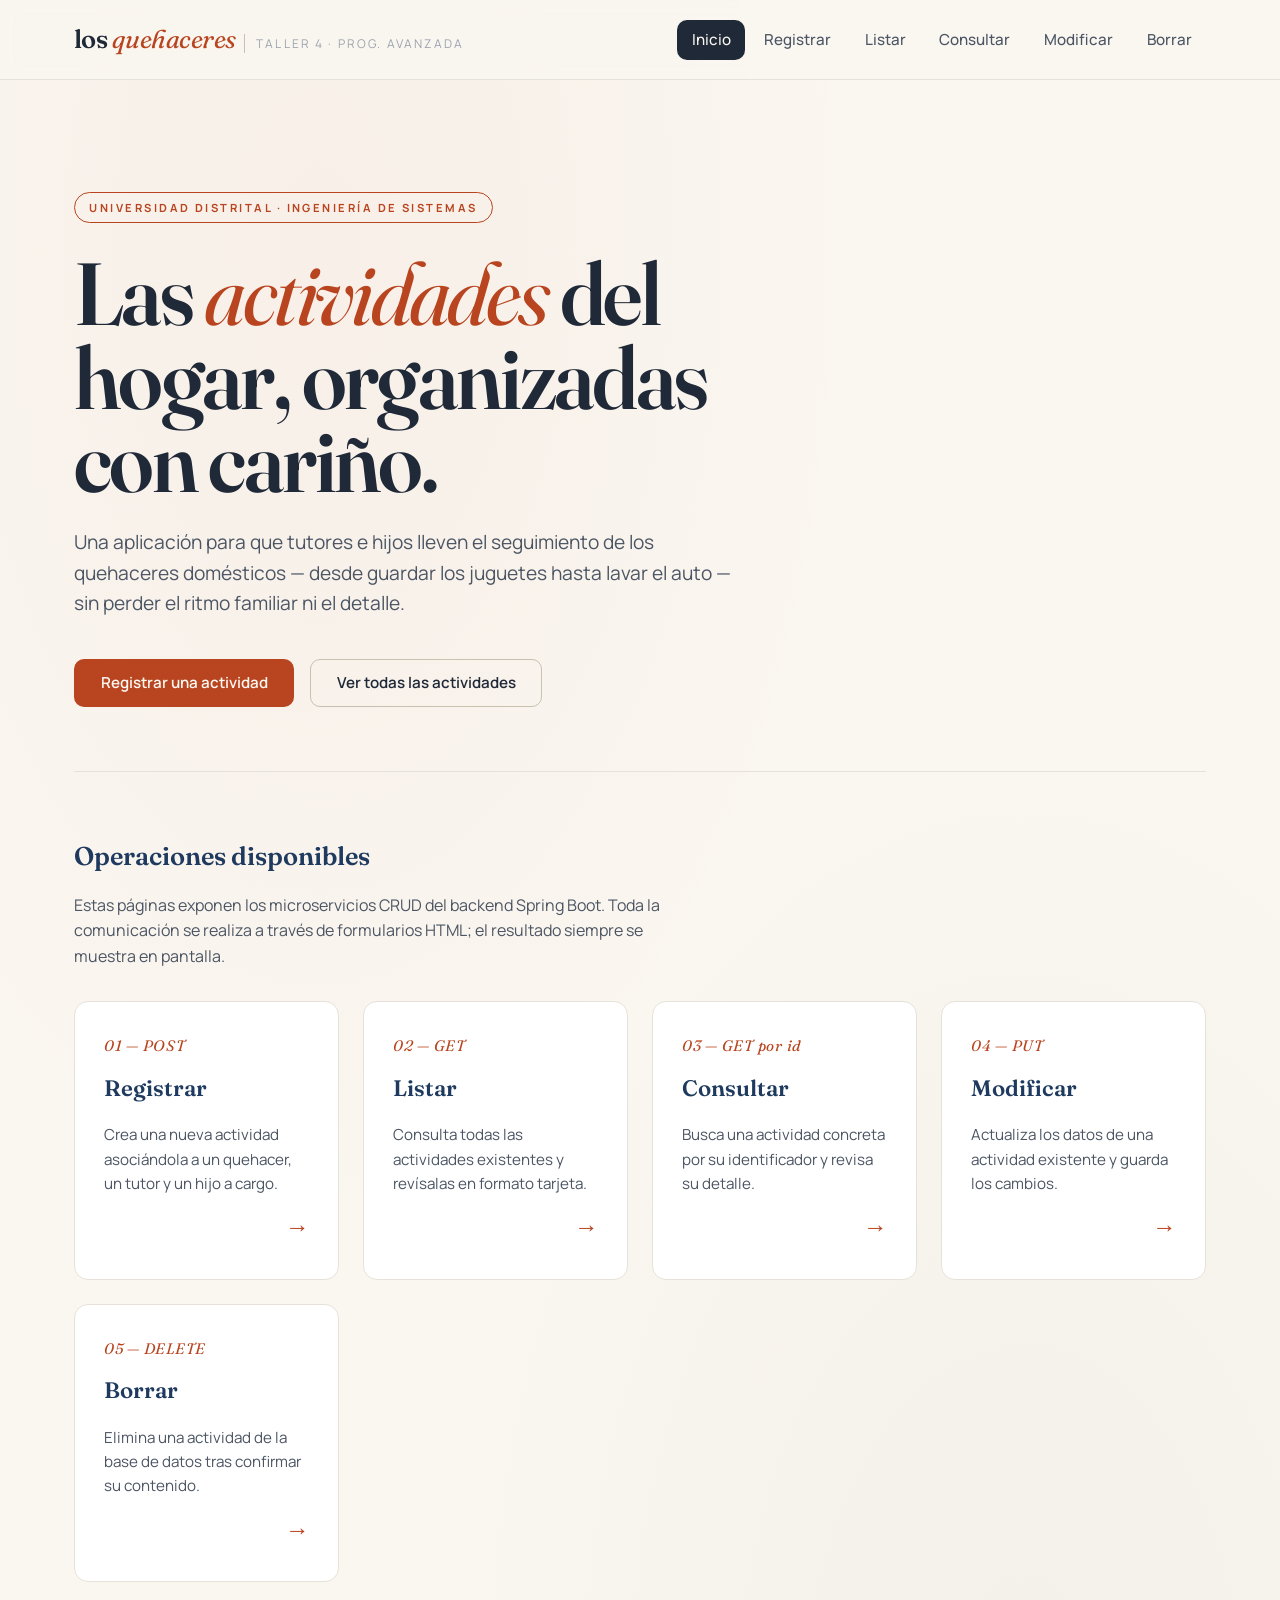
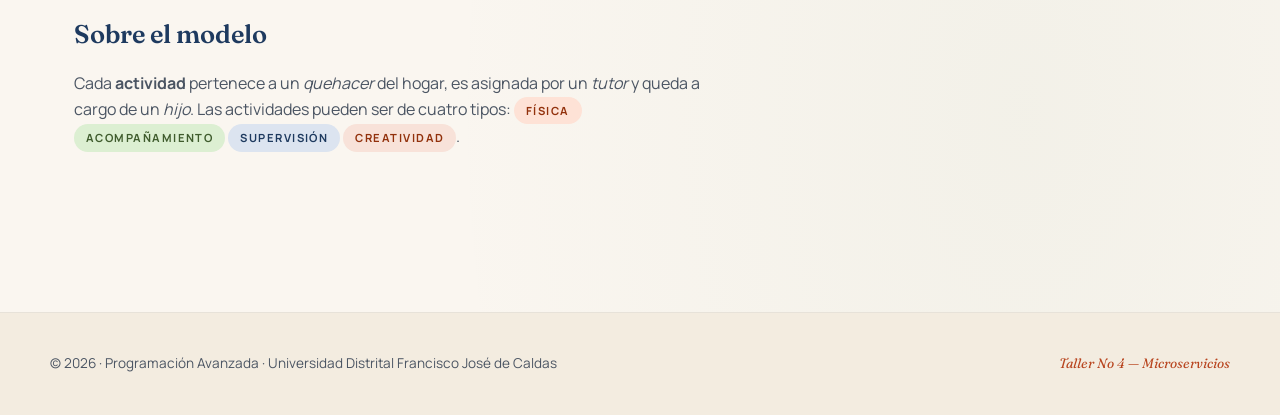
<file: index.html>
<!DOCTYPE html>
<html lang="es">
<head>
    <meta charset="UTF-8">
    <meta name="viewport" content="width=device-width, initial-scale=1.0">
    <meta name="description" content="Gestor de actividades del hogar — Taller 4 Programación Avanzada, Universidad Distrital Francisco José de Caldas">
    <title>Actividades del Hogar · Inicio</title>

    <link rel="preconnect" href="https://fonts.googleapis.com">
    <link rel="preconnect" href="https://fonts.gstatic.com" crossorigin>
    <link href="https://fonts.googleapis.com/css2?family=Fraunces:opsz,wght@9..144,400;9..144,500;9..144,600;9..144,700&family=Manrope:wght@400;500;600;700&display=swap" rel="stylesheet">

    <link rel="stylesheet" href="css/styles.css">
</head>
<body>

<a href="#contenido" class="skip-link">Saltar al contenido principal</a>

<header class="cabecera">
    <div class="cabecera-interior">
        <a href="index.html" class="marca" aria-label="Inicio · Actividades del Hogar">
            <span class="logotipo">los <em>quehaceres</em></span>
            <span class="subtitulo">Taller 4 · Prog. Avanzada</span>
        </a>
        <nav class="nav" aria-label="Navegación principal">
            <a href="index.html" class="activo">Inicio</a>
            <a href="registrar.html">Registrar</a>
            <a href="listar.html">Listar</a>
            <a href="consultar.html">Consultar</a>
            <a href="modificar.html">Modificar</a>
            <a href="borrar.html">Borrar</a>
        </nav>
    </div>
</header>

<main id="contenido">

    <section class="hero">
        <span class="etiqueta">Universidad Distrital · Ingeniería de Sistemas</span>
        <h1>Las <em>actividades</em> del hogar, organizadas con cariño.</h1>
        <p class="descripcion">
            Una aplicación para que tutores e hijos lleven el seguimiento de los
            quehaceres domésticos &mdash; desde guardar los juguetes hasta lavar el
            auto &mdash; sin perder el ritmo familiar ni el detalle.
        </p>
        <div class="hero-acciones">
            <a href="registrar.html" class="btn btn-terracota">Registrar una actividad</a>
            <a href="listar.html" class="btn btn-secundario">Ver todas las actividades</a>
        </div>
    </section>

    <section aria-labelledby="titulo-operaciones">
        <h2 id="titulo-operaciones">Operaciones disponibles</h2>
        <p style="color:var(--tinta-suave);max-width:60ch;margin-bottom:1rem;">
            Estas páginas exponen los microservicios CRUD del backend Spring Boot.
            Toda la comunicación se realiza a través de formularios HTML; el
            resultado siempre se muestra en pantalla.
        </p>

        <div class="opciones">
            <a href="registrar.html" class="tarjeta-opcion">
                <span class="numero">01 — POST</span>
                <h3>Registrar</h3>
                <p>Crea una nueva actividad asociándola a un quehacer, un tutor y un hijo a cargo.</p>
                <span class="flecha" aria-hidden="true">→</span>
            </a>

            <a href="listar.html" class="tarjeta-opcion">
                <span class="numero">02 — GET</span>
                <h3>Listar</h3>
                <p>Consulta todas las actividades existentes y revísalas en formato tarjeta.</p>
                <span class="flecha" aria-hidden="true">→</span>
            </a>

            <a href="consultar.html" class="tarjeta-opcion">
                <span class="numero">03 — GET por id</span>
                <h3>Consultar</h3>
                <p>Busca una actividad concreta por su identificador y revisa su detalle.</p>
                <span class="flecha" aria-hidden="true">→</span>
            </a>

            <a href="modificar.html" class="tarjeta-opcion">
                <span class="numero">04 — PUT</span>
                <h3>Modificar</h3>
                <p>Actualiza los datos de una actividad existente y guarda los cambios.</p>
                <span class="flecha" aria-hidden="true">→</span>
            </a>

            <a href="borrar.html" class="tarjeta-opcion">
                <span class="numero">05 — DELETE</span>
                <h3>Borrar</h3>
                <p>Elimina una actividad de la base de datos tras confirmar su contenido.</p>
                <span class="flecha" aria-hidden="true">→</span>
            </a>
        </div>
    </section>

    <section class="mt-2" aria-labelledby="titulo-info">
        <h2 id="titulo-info">Sobre el modelo</h2>
        <p style="color:var(--tinta-suave);max-width:65ch;">
            Cada <strong>actividad</strong> pertenece a un <em>quehacer</em> del
            hogar, es asignada por un <em>tutor</em> y queda a cargo de un
            <em>hijo</em>. Las actividades pueden ser de cuatro tipos:
            <span class="etiqueta-tipo FISICA">Física</span>
            <span class="etiqueta-tipo ACOMPANAMIENTO">Acompañamiento</span>
            <span class="etiqueta-tipo SUPERVISION">Supervisión</span>
            <span class="etiqueta-tipo CREATIVIDAD">Creatividad</span>.
        </p>
    </section>

</main>

<footer class="pie-pagina">
    <div class="pie-interior">
        <span>© 2026 · Programación Avanzada · Universidad Distrital Francisco José de Caldas</span>
        <span class="firma">Taller No 4 — Microservicios</span>
    </div>
</footer>

<script src="js/cliente-api.js"></script>
</body>
</html>
</file>
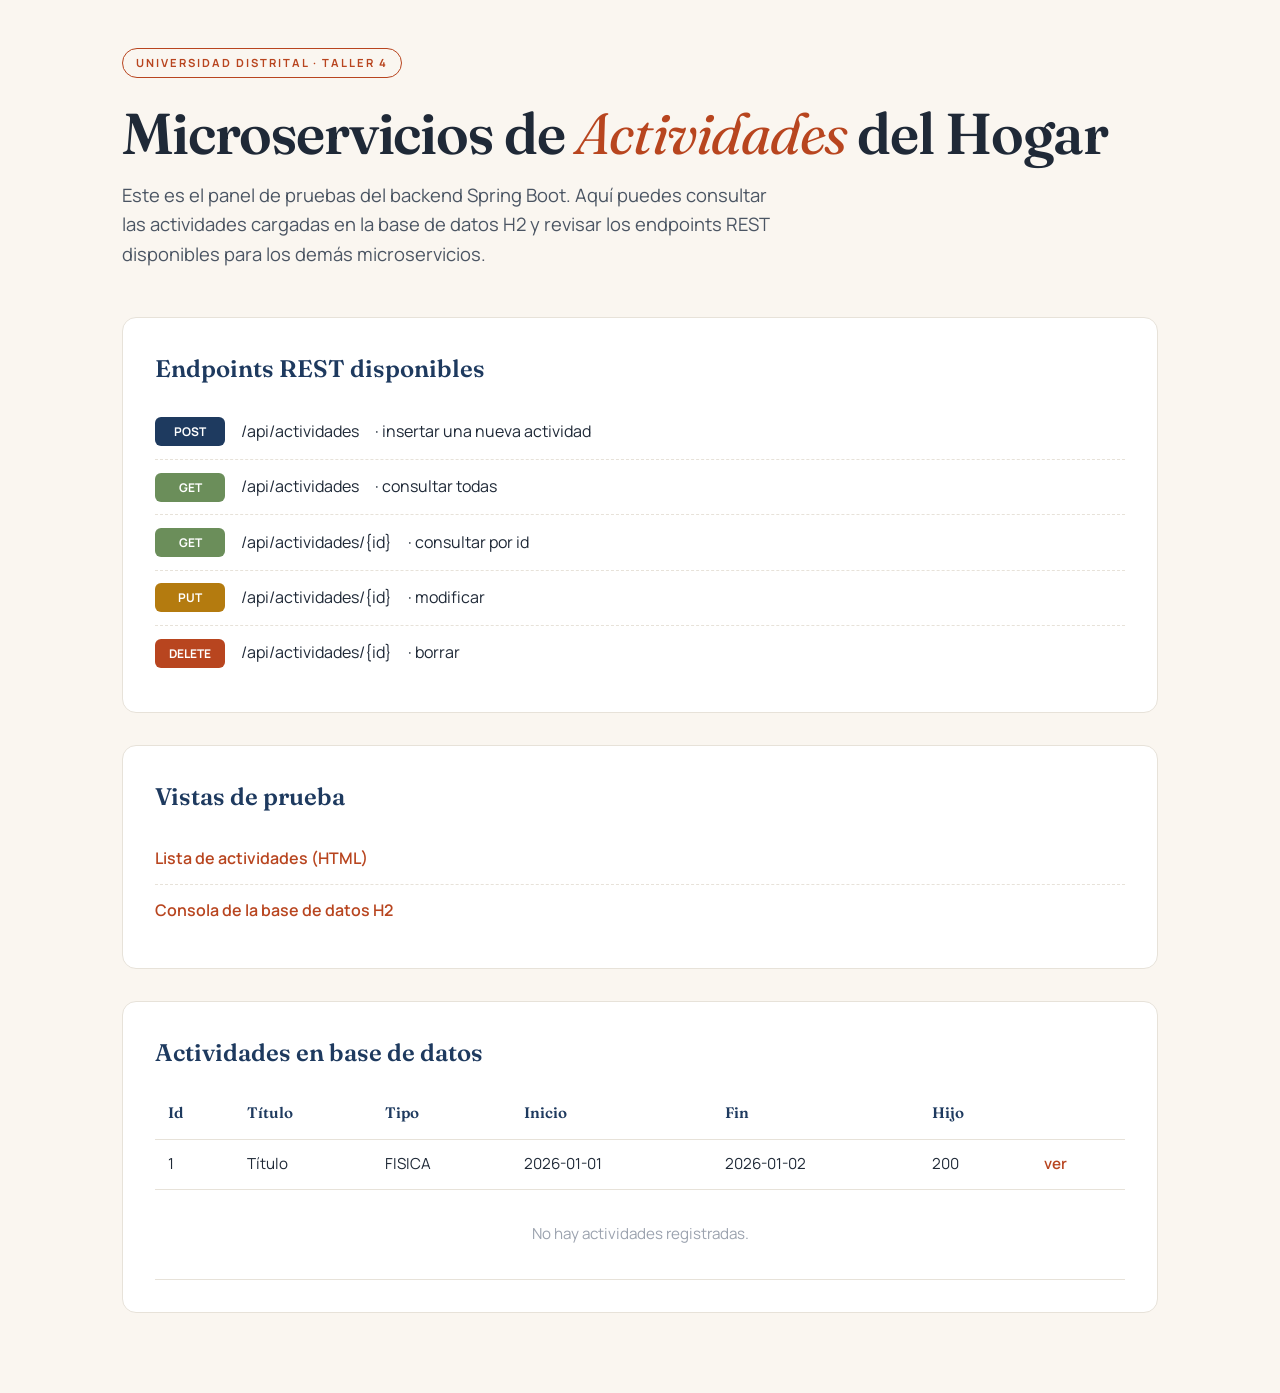
<file: OneDrive/Documentos/NetBeansProjects/backend-actividades/src/main/resources/templates/index.html>
<!DOCTYPE html>
<html lang="es" xmlns:th="http://www.thymeleaf.org">
<head>
    <meta charset="UTF-8">
    <meta name="viewport" content="width=device-width, initial-scale=1.0">
    <title>BackEnd · Actividades del Hogar</title>
    <link rel="preconnect" href="https://fonts.googleapis.com">
    <link rel="preconnect" href="https://fonts.gstatic.com" crossorigin>
    <link href="https://fonts.googleapis.com/css2?family=Fraunces:opsz,wght@9..144,400;9..144,600;9..144,700&family=Manrope:wght@400;500;600;700&display=swap" rel="stylesheet">
    <style>
        :root {
            --crema: #FAF6F0;
            --tinta: #1F2937;
            --terracota: #B8451F;
            --salvia: #6B8E5A;
            --navy: #1E3A5F;
            --borde: #E7E2D9;
        }
        * { box-sizing: border-box; margin: 0; padding: 0; }
        body {
            font-family: 'Manrope', sans-serif;
            background: var(--crema);
            color: var(--tinta);
            line-height: 1.6;
            padding: 3rem 2rem;
            max-width: 1100px;
            margin: 0 auto;
        }
        .badge {
            display: inline-block;
            font-size: 0.7rem;
            font-weight: 700;
            letter-spacing: 0.18em;
            text-transform: uppercase;
            color: var(--terracota);
            border: 1px solid var(--terracota);
            padding: 0.3rem 0.8rem;
            border-radius: 99px;
            margin-bottom: 1.5rem;
        }
        h1 {
            font-family: 'Fraunces', serif;
            font-weight: 600;
            font-size: clamp(2.2rem, 5vw, 3.6rem);
            line-height: 1.1;
            letter-spacing: -0.02em;
            margin-bottom: 1rem;
        }
        h1 em {
            font-style: italic;
            color: var(--terracota);
            font-weight: 400;
        }
        .lead {
            font-size: 1.15rem;
            color: #4B5563;
            max-width: 60ch;
            margin-bottom: 3rem;
        }
        section {
            background: white;
            border: 1px solid var(--borde);
            border-radius: 14px;
            padding: 2rem;
            margin-bottom: 2rem;
        }
        section h2 {
            font-family: 'Fraunces', serif;
            font-weight: 600;
            font-size: 1.5rem;
            margin-bottom: 1rem;
            color: var(--navy);
        }
        ul.endpoints { list-style: none; }
        ul.endpoints li {
            display: flex;
            align-items: center;
            gap: 1rem;
            padding: 0.8rem 0;
            border-bottom: 1px dashed var(--borde);
            font-family: 'Manrope', monospace;
        }
        ul.endpoints li:last-child { border-bottom: none; }
        .metodo {
            font-weight: 700;
            font-size: 0.75rem;
            padding: 0.3rem 0.7rem;
            border-radius: 6px;
            min-width: 70px;
            text-align: center;
            color: white;
        }
        .GET    { background: var(--salvia); }
        .POST   { background: var(--navy); }
        .PUT    { background: #B47B0F; }
        .DELETE { background: var(--terracota); }
        code { font-family: 'Manrope', monospace; }
        a { color: var(--terracota); font-weight: 600; }
        a:hover { text-decoration: underline; }
        table {
            width: 100%;
            border-collapse: collapse;
            margin-top: 1rem;
            font-size: 0.95rem;
        }
        th, td {
            text-align: left;
            padding: 0.8rem;
            border-bottom: 1px solid var(--borde);
        }
        th {
            font-family: 'Fraunces', serif;
            font-weight: 600;
            color: var(--navy);
        }
        tr:hover { background: #FBF8F3; }
        .tipo {
            font-size: 0.7rem;
            font-weight: 700;
            letter-spacing: 0.1em;
            padding: 0.2rem 0.6rem;
            border-radius: 4px;
            text-transform: uppercase;
        }
        .FISICA         { background: #FEE2D6; color: #92310C; }
        .ACOMPANAMIENTO { background: #DCEFD2; color: #3F5C2D; }
        .SUPERVISION    { background: #DCE4F0; color: #1E3A5F; }
        .CREATIVIDAD    { background: #F8E2D9; color: #92310C; }
    </style>
</head>
<body>

<span class="badge">Universidad Distrital · Taller 4</span>
<h1>Microservicios de <em>Actividades</em> del Hogar</h1>
<p class="lead">
    Este es el panel de pruebas del backend Spring Boot. Aquí puedes consultar las actividades
    cargadas en la base de datos H2 y revisar los endpoints REST disponibles para los demás
    microservicios.
</p>

<section>
    <h2>Endpoints REST disponibles</h2>
    <ul class="endpoints">
        <li><span class="metodo POST">POST</span>   <code>/api/actividades</code> · insertar una nueva actividad</li>
        <li><span class="metodo GET">GET</span>     <code>/api/actividades</code> · consultar todas</li>
        <li><span class="metodo GET">GET</span>     <code>/api/actividades/{id}</code> · consultar por id</li>
        <li><span class="metodo PUT">PUT</span>     <code>/api/actividades/{id}</code> · modificar</li>
        <li><span class="metodo DELETE">DELETE</span> <code>/api/actividades/{id}</code> · borrar</li>
    </ul>
</section>

<section>
    <h2>Vistas de prueba</h2>
    <ul class="endpoints">
        <li><a th:href="@{/vista/actividades}">Lista de actividades (HTML)</a></li>
        <li><a th:href="@{/h2-console}">Consola de la base de datos H2</a></li>
    </ul>
</section>

<section>
    <h2>Actividades en base de datos</h2>
    <table>
        <thead>
        <tr>
            <th>Id</th>
            <th>Título</th>
            <th>Tipo</th>
            <th>Inicio</th>
            <th>Fin</th>
            <th>Hijo</th>
            <th></th>
        </tr>
        </thead>
        <tbody>
        <tr th:each="act : ${actividades}">
            <td th:text="${act.id}">1</td>
            <td th:text="${act.titulo}">Título</td>
            <td><span th:class="'tipo ' + ${act.tipoActividad}" th:text="${act.tipoActividad}">FISICA</span></td>
            <td th:text="${act.fechaInicio}">2026-01-01</td>
            <td th:text="${act.fechaTerminacion}">2026-01-02</td>
            <td th:text="${act.idHijo}">200</td>
            <td><a th:href="@{'/vista/actividades/' + ${act.id}}">ver</a></td>
        </tr>
        <tr th:if="${#lists.isEmpty(actividades)}">
            <td colspan="7" style="text-align:center;color:#9CA3AF;padding:2rem;">No hay actividades registradas.</td>
        </tr>
        </tbody>
    </table>
</section>

</body>
</html>
</file>
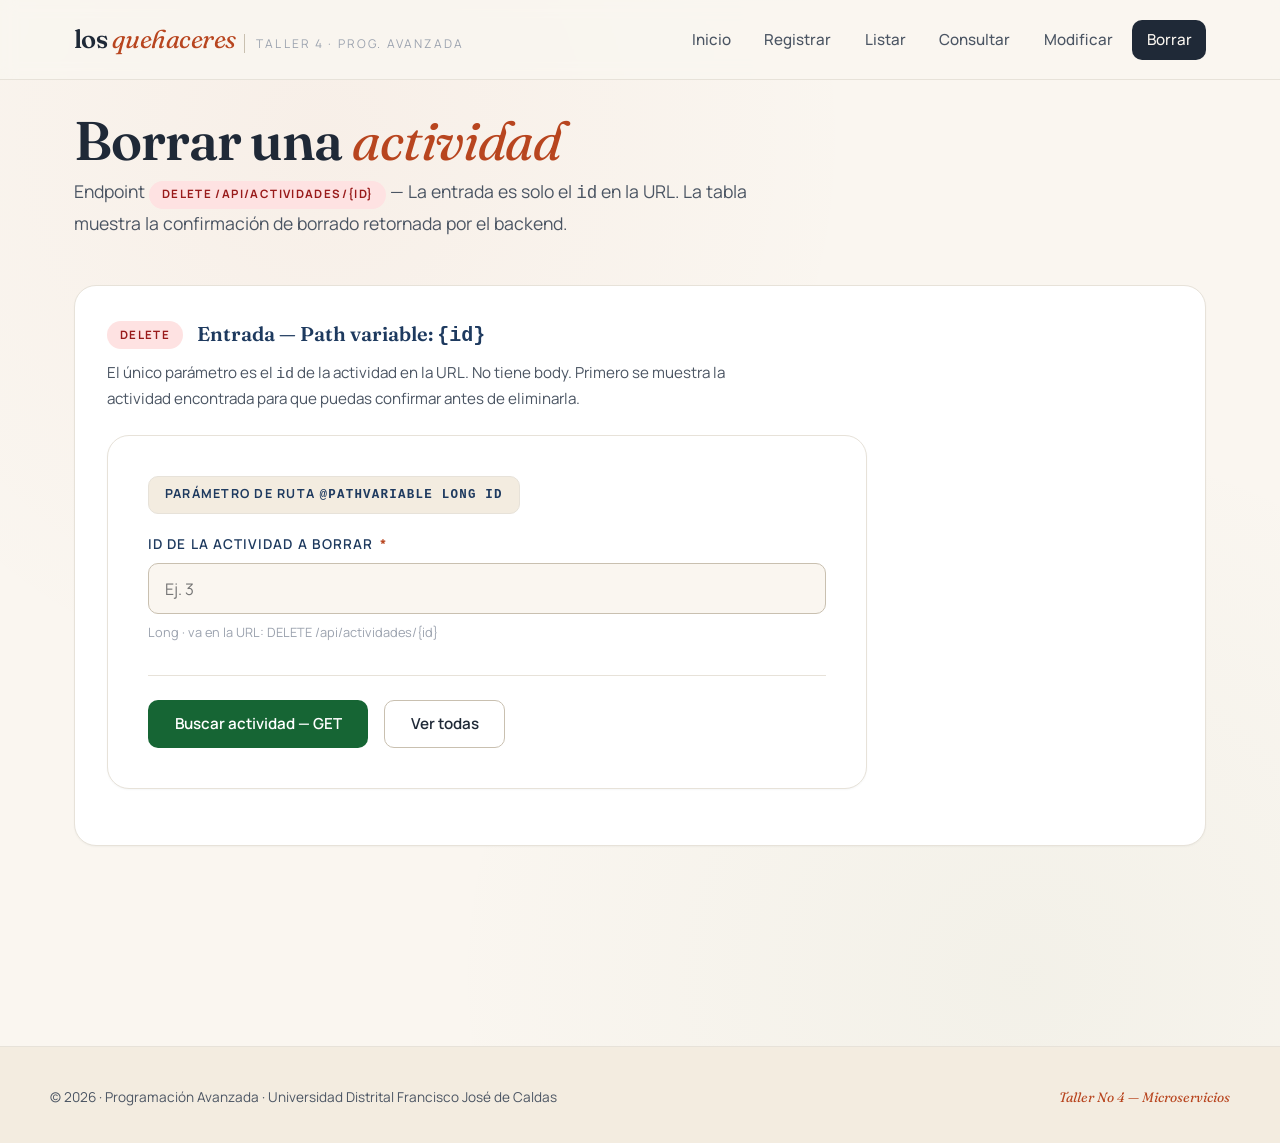
<file: borrar.html>
<!DOCTYPE html>
<html lang="es">
<head>
    <meta charset="UTF-8">
    <meta name="viewport" content="width=device-width, initial-scale=1.0">
    <title>Borrar actividad · Quehaceres del Hogar</title>
    <link rel="preconnect" href="https://fonts.googleapis.com">
    <link rel="preconnect" href="https://fonts.gstatic.com" crossorigin>
    <link href="https://fonts.googleapis.com/css2?family=Fraunces:opsz,wght@9..144,400;9..144,500;9..144,600;9..144,700&family=Manrope:wght@400;500;600;700&display=swap" rel="stylesheet">
    <link rel="stylesheet" href="css/styles.css">
</head>
<body>
<a href="#contenido" class="skip-link">Saltar al contenido principal</a>
<header class="cabecera">
    <div class="cabecera-interior">
        <a href="index.html" class="marca"><span class="logotipo">los <em>quehaceres</em></span><span class="subtitulo">Taller 4 · Prog. Avanzada</span></a>
        <nav class="nav" aria-label="Navegación principal">
            <a href="index.html">Inicio</a><a href="registrar.html">Registrar</a><a href="listar.html">Listar</a><a href="consultar.html">Consultar</a><a href="modificar.html">Modificar</a><a href="borrar.html" class="activo">Borrar</a>
        </nav>
    </div>
</header>
<main id="contenido">
    <h1 class="titulo-pagina">Borrar una <em>actividad</em></h1>
    <p class="subtitulo-pagina">Endpoint <code class="chip chip-delete">DELETE /api/actividades/{id}</code> — La entrada es solo el <code>id</code> en la URL. La tabla muestra la confirmación de borrado retornada por el backend.</p>

    <!-- SECCIÓN ENTRADA -->
    <section class="seccion-endpoint" aria-labelledby="lbl-entrada-bor">
        <div class="seccion-cabecera">
            <span class="chip chip-delete">DELETE</span>
            <h2 id="lbl-entrada-bor">Entrada — Path variable: <code>{id}</code></h2>
        </div>
        <p class="seccion-desc">El único parámetro es el <code>id</code> de la actividad en la URL. No tiene body. Primero se muestra la actividad encontrada para que puedas confirmar antes de eliminarla.</p>
        <div id="mensaje-form" class="panel-mensaje" role="alert" aria-live="polite" hidden></div>

        <form id="form-buscar-borrar" class="formulario" novalidate style="margin-bottom:1.5rem;">
            <div class="etiqueta-paso">Parámetro de ruta <code>@PathVariable Long id</code></div>
            <div class="grid-campos">
                <div class="campo col-completo">
                    <label for="id">Id de la actividad a borrar <span class="obligatorio">*</span></label>
                    <input type="number" id="id" name="id" required min="1" placeholder="Ej. 3">
                    <span class="ayuda">Long · va en la URL: DELETE /api/actividades/{id}</span>
                </div>
            </div>
            <div class="acciones-formulario">
                <button type="submit" class="btn btn-get">Buscar actividad — GET</button>
                <a href="listar.html" class="btn btn-secundario">Ver todas</a>
            </div>
        </form>

        <!-- Previsualización antes de confirmar -->
        <section id="confirmacion-borrado" class="formulario" hidden aria-labelledby="titulo-confirmacion" style="border-color:var(--error);background:#FFF8F8;">
            <div class="etiqueta-paso" style="color:var(--error);">Actividad encontrada — Confirma antes de borrar</div>
            <div class="tabla-respuesta-wrap" style="margin-bottom:1.5rem;">
                <table class="tabla-respuesta">
                    <thead><tr><th>Campo</th><th>Tipo Java</th><th>Valor actual en BD</th></tr></thead>
                    <tbody id="cuerpo-preview-borrar">
                        <tr><td colspan="3" class="celda-vacia">—</td></tr>
                    </tbody>
                </table>
            </div>
            <div class="acciones-formulario">
                <button type="button" id="btn-confirmar-borrar" class="btn btn-delete">Confirmar borrado — DELETE</button>
                <button type="button" id="btn-cancelar-borrar" class="btn btn-secundario">Cancelar</button>
            </div>
        </section>
    </section>

    <!-- SECCIÓN SALIDA -->
    <section class="seccion-endpoint" id="seccion-respuesta-borrar" aria-labelledby="lbl-salida-bor" hidden>
        <div class="seccion-cabecera">
            <span class="chip chip-204" id="chip-estado-borrar">204 No Content</span>
            <h2 id="lbl-salida-bor">Respuesta — <code>204 No Content</code></h2>
        </div>
        <p class="seccion-desc">El backend elimina el registro y retorna HTTP 204 sin cuerpo. Si el id no existía, retorna HTTP 404 con <code>ErrorResponse</code>.</p>
        <div class="tabla-respuesta-wrap">
            <table class="tabla-respuesta">
                <thead><tr><th>Código HTTP</th><th>Body</th><th>Significado</th></tr></thead>
                <tbody id="cuerpo-respuesta-borrar">
                    <tr><td colspan="3" class="celda-vacia">Esperando respuesta del backend...</td></tr>
                </tbody>
            </table>
        </div>
    </section>
</main>
<footer class="pie-pagina"><div class="pie-interior"><span>© 2026 · Programación Avanzada · Universidad Distrital Francisco José de Caldas</span><span class="firma">Taller No 4 — Microservicios</span></div></footer>
<script src="js/cliente-api.js"></script>
</body>
</html>
</file>
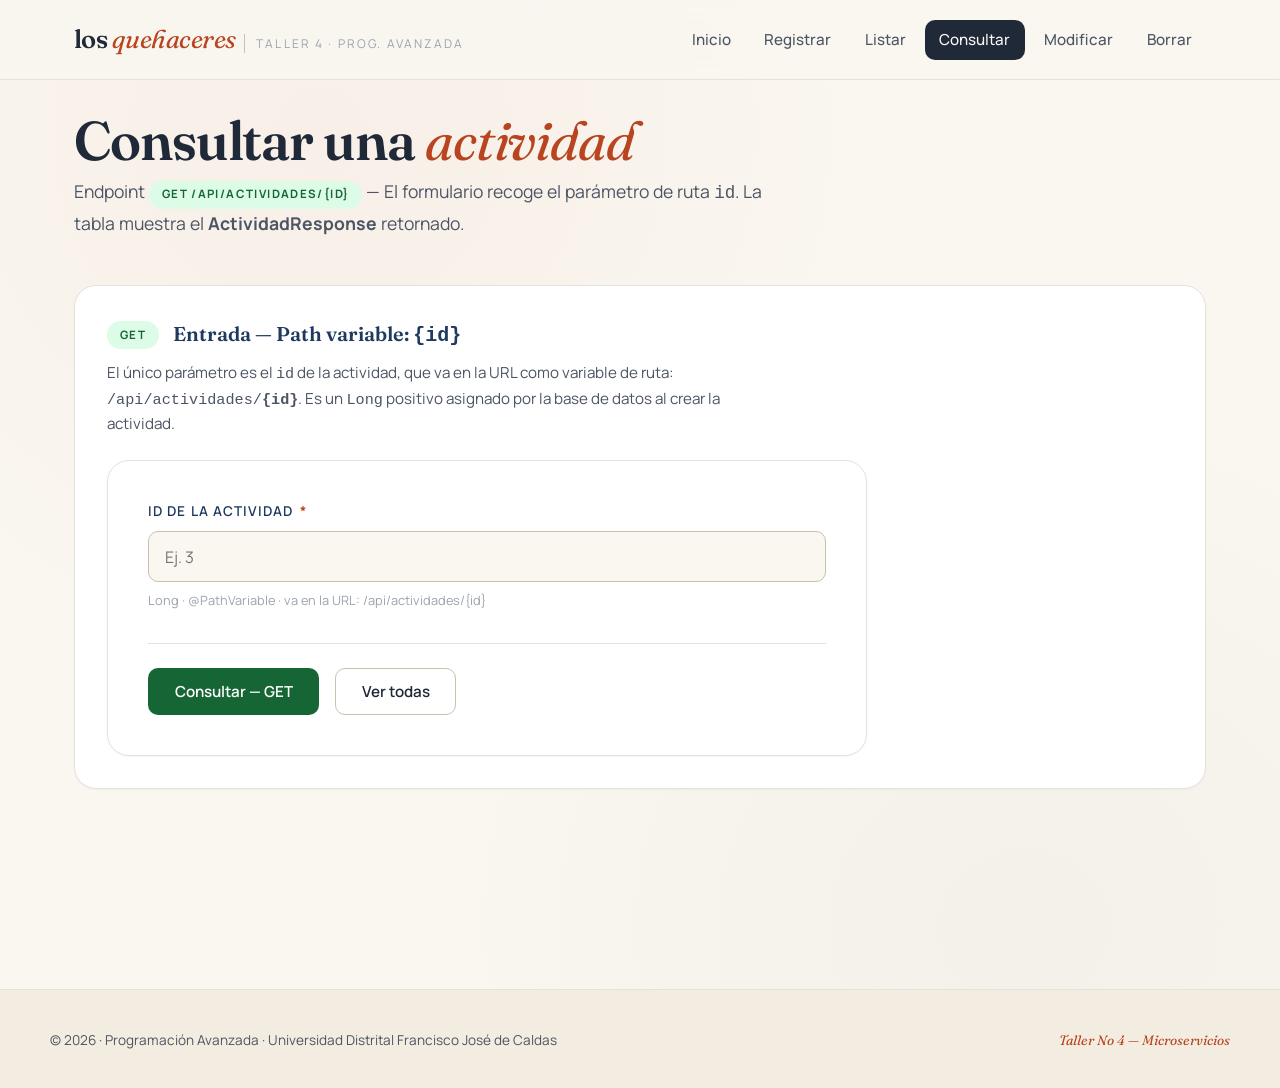
<file: consultar.html>
<!DOCTYPE html>
<html lang="es">
<head>
    <meta charset="UTF-8">
    <meta name="viewport" content="width=device-width, initial-scale=1.0">
    <title>Consultar actividad · Quehaceres del Hogar</title>
    <link rel="preconnect" href="https://fonts.googleapis.com">
    <link rel="preconnect" href="https://fonts.gstatic.com" crossorigin>
    <link href="https://fonts.googleapis.com/css2?family=Fraunces:opsz,wght@9..144,400;9..144,500;9..144,600;9..144,700&family=Manrope:wght@400;500;600;700&display=swap" rel="stylesheet">
    <link rel="stylesheet" href="css/styles.css">
</head>
<body>
<a href="#contenido" class="skip-link">Saltar al contenido principal</a>
<header class="cabecera">
    <div class="cabecera-interior">
        <a href="index.html" class="marca"><span class="logotipo">los <em>quehaceres</em></span><span class="subtitulo">Taller 4 · Prog. Avanzada</span></a>
        <nav class="nav" aria-label="Navegación principal">
            <a href="index.html">Inicio</a><a href="registrar.html">Registrar</a><a href="listar.html">Listar</a><a href="consultar.html" class="activo">Consultar</a><a href="modificar.html">Modificar</a><a href="borrar.html">Borrar</a>
        </nav>
    </div>
</header>
<main id="contenido">
    <h1 class="titulo-pagina">Consultar una <em>actividad</em></h1>
    <p class="subtitulo-pagina">Endpoint <code class="chip chip-get">GET /api/actividades/{id}</code> — El formulario recoge el parámetro de ruta <code>id</code>. La tabla muestra el <strong>ActividadResponse</strong> retornado.</p>

    <!-- SECCIÓN ENTRADA -->
    <section class="seccion-endpoint" aria-labelledby="lbl-entrada-cons">
        <div class="seccion-cabecera">
            <span class="chip chip-get">GET</span>
            <h2 id="lbl-entrada-cons">Entrada — Path variable: <code>{id}</code></h2>
        </div>
        <p class="seccion-desc">El único parámetro es el <code>id</code> de la actividad, que va en la URL como variable de ruta: <code>/api/actividades/<strong>{id}</strong></code>. Es un <code>Long</code> positivo asignado por la base de datos al crear la actividad.</p>
        <div id="mensaje-form" class="panel-mensaje" role="alert" aria-live="polite" hidden></div>
        <form id="form-consultar" class="formulario" novalidate>
            <div class="grid-campos">
                <div class="campo col-completo">
                    <label for="id">Id de la actividad <span class="obligatorio">*</span></label>
                    <input type="number" id="id" name="id" required min="1" placeholder="Ej. 3">
                    <span class="ayuda">Long · @PathVariable · va en la URL: /api/actividades/{id}</span>
                </div>
            </div>
            <div class="acciones-formulario">
                <button type="submit" class="btn btn-get">Consultar — GET</button>
                <a href="listar.html" class="btn btn-secundario">Ver todas</a>
            </div>
        </form>
    </section>

    <!-- SECCIÓN SALIDA -->
    <section class="seccion-endpoint" id="seccion-respuesta-consulta" aria-labelledby="lbl-salida-cons" hidden>
        <div class="seccion-cabecera">
            <span class="chip chip-200" id="chip-estado-consulta">200 OK</span>
            <h2 id="lbl-salida-cons">Respuesta — Body: <code>ActividadResponse</code></h2>
        </div>
        <p class="seccion-desc">Si el id existe, el backend retorna el objeto completo con HTTP 200. Si no existe, retorna HTTP 404 con un <code>ErrorResponse</code> estructurado.</p>
        <div class="tabla-respuesta-wrap">
            <table class="tabla-respuesta">
                <thead><tr><th>Campo</th><th>Tipo Java</th><th>Valor retornado</th></tr></thead>
                <tbody id="cuerpo-respuesta-consulta">
                    <tr><td colspan="3" class="celda-vacia">Esperando respuesta del backend...</td></tr>
                </tbody>
            </table>
        </div>
    </section>
</main>
<footer class="pie-pagina"><div class="pie-interior"><span>© 2026 · Programación Avanzada · Universidad Distrital Francisco José de Caldas</span><span class="firma">Taller No 4 — Microservicios</span></div></footer>
<script src="js/cliente-api.js"></script>
</body>
</html>
</file>
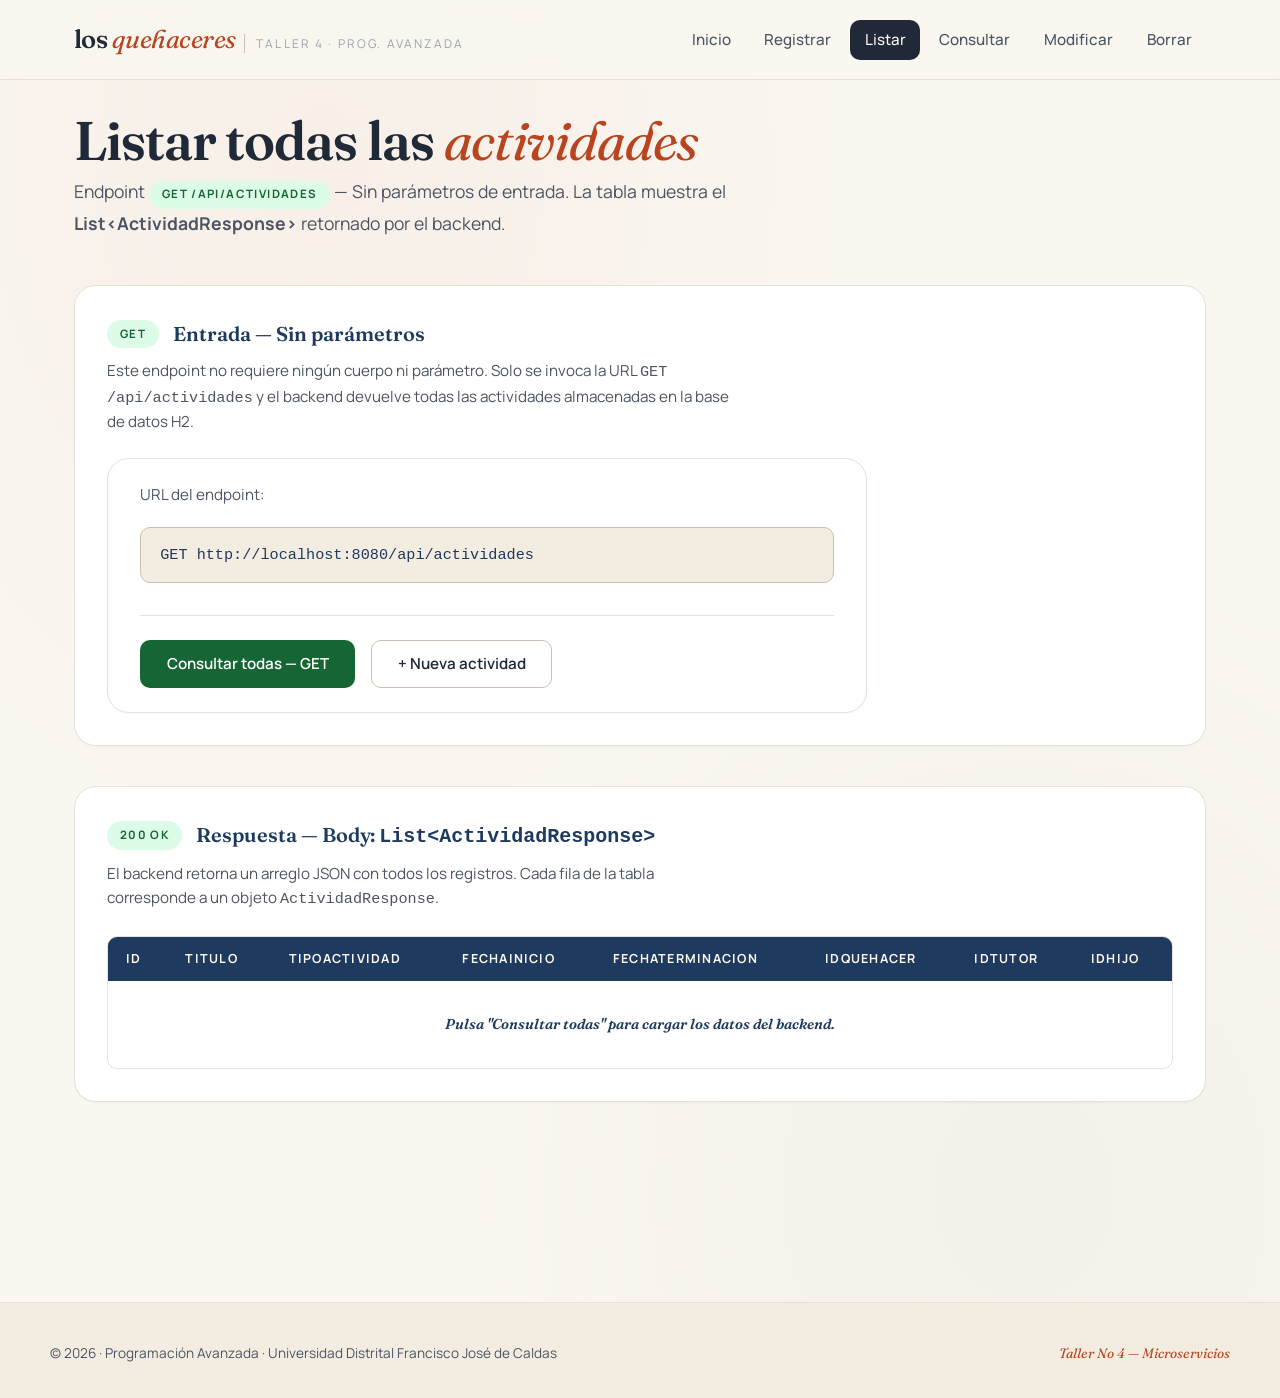
<file: listar.html>
<!DOCTYPE html>
<html lang="es">
<head>
    <meta charset="UTF-8">
    <meta name="viewport" content="width=device-width, initial-scale=1.0">
    <title>Listar actividades · Quehaceres del Hogar</title>
    <link rel="preconnect" href="https://fonts.googleapis.com">
    <link rel="preconnect" href="https://fonts.gstatic.com" crossorigin>
    <link href="https://fonts.googleapis.com/css2?family=Fraunces:opsz,wght@9..144,400;9..144,500;9..144,600;9..144,700&family=Manrope:wght@400;500;600;700&display=swap" rel="stylesheet">
    <link rel="stylesheet" href="css/styles.css">
</head>
<body>
<a href="#contenido" class="skip-link">Saltar al contenido principal</a>
<header class="cabecera">
    <div class="cabecera-interior">
        <a href="index.html" class="marca"><span class="logotipo">los <em>quehaceres</em></span><span class="subtitulo">Taller 4 · Prog. Avanzada</span></a>
        <nav class="nav" aria-label="Navegación principal">
            <a href="index.html">Inicio</a><a href="registrar.html">Registrar</a><a href="listar.html" class="activo">Listar</a><a href="consultar.html">Consultar</a><a href="modificar.html">Modificar</a><a href="borrar.html">Borrar</a>
        </nav>
    </div>
</header>
<main id="contenido">
    <h1 class="titulo-pagina">Listar todas las <em>actividades</em></h1>
    <p class="subtitulo-pagina">Endpoint <code class="chip chip-get">GET /api/actividades</code> — Sin parámetros de entrada. La tabla muestra el <strong>List&lt;ActividadResponse&gt;</strong> retornado por el backend.</p>

    <!-- SECCIÓN ENTRADA -->
    <section class="seccion-endpoint" aria-labelledby="lbl-entrada-list">
        <div class="seccion-cabecera">
            <span class="chip chip-get">GET</span>
            <h2 id="lbl-entrada-list">Entrada — Sin parámetros</h2>
        </div>
        <p class="seccion-desc">Este endpoint no requiere ningún cuerpo ni parámetro. Solo se invoca la URL <code>GET /api/actividades</code> y el backend devuelve todas las actividades almacenadas en la base de datos H2.</p>
        <div id="mensaje-form" class="panel-mensaje" role="alert" aria-live="polite" hidden></div>
        <div class="formulario" style="padding:1.5rem 2rem;">
            <p style="color:var(--tinta-suave);font-size:0.95rem;margin-bottom:1.2rem;">URL del endpoint:</p>
            <div class="caja-url"><code>GET http://localhost:8080/api/actividades</code></div>
            <div class="acciones-formulario">
                <button id="btn-cargar-lista" class="btn btn-get">Consultar todas — GET</button>
                <a href="registrar.html" class="btn btn-secundario">+ Nueva actividad</a>
            </div>
        </div>
    </section>

    <!-- SECCIÓN SALIDA -->
    <section class="seccion-endpoint" aria-labelledby="lbl-salida-list">
        <div class="seccion-cabecera">
            <span class="chip chip-200">200 OK</span>
            <h2 id="lbl-salida-list">Respuesta — Body: <code>List&lt;ActividadResponse&gt;</code></h2>
        </div>
        <p class="seccion-desc">El backend retorna un arreglo JSON con todos los registros. Cada fila de la tabla corresponde a un objeto <code>ActividadResponse</code>.</p>
        <div class="tabla-respuesta-wrap">
            <table class="tabla-respuesta" id="tabla-listado">
                <thead>
                    <tr>
                        <th>id</th><th>titulo</th><th>tipoActividad</th>
                        <th>fechaInicio</th><th>fechaTerminacion</th>
                        <th>idQuehacer</th><th>idTutor</th><th>idHijo</th>
                    </tr>
                </thead>
                <tbody id="cuerpo-listado">
                    <tr><td colspan="8" class="celda-vacia">Pulsa "Consultar todas" para cargar los datos del backend.</td></tr>
                </tbody>
            </table>
        </div>
    </section>
</main>
<footer class="pie-pagina"><div class="pie-interior"><span>© 2026 · Programación Avanzada · Universidad Distrital Francisco José de Caldas</span><span class="firma">Taller No 4 — Microservicios</span></div></footer>
<script src="js/cliente-api.js"></script>
</body>
</html>
</file>
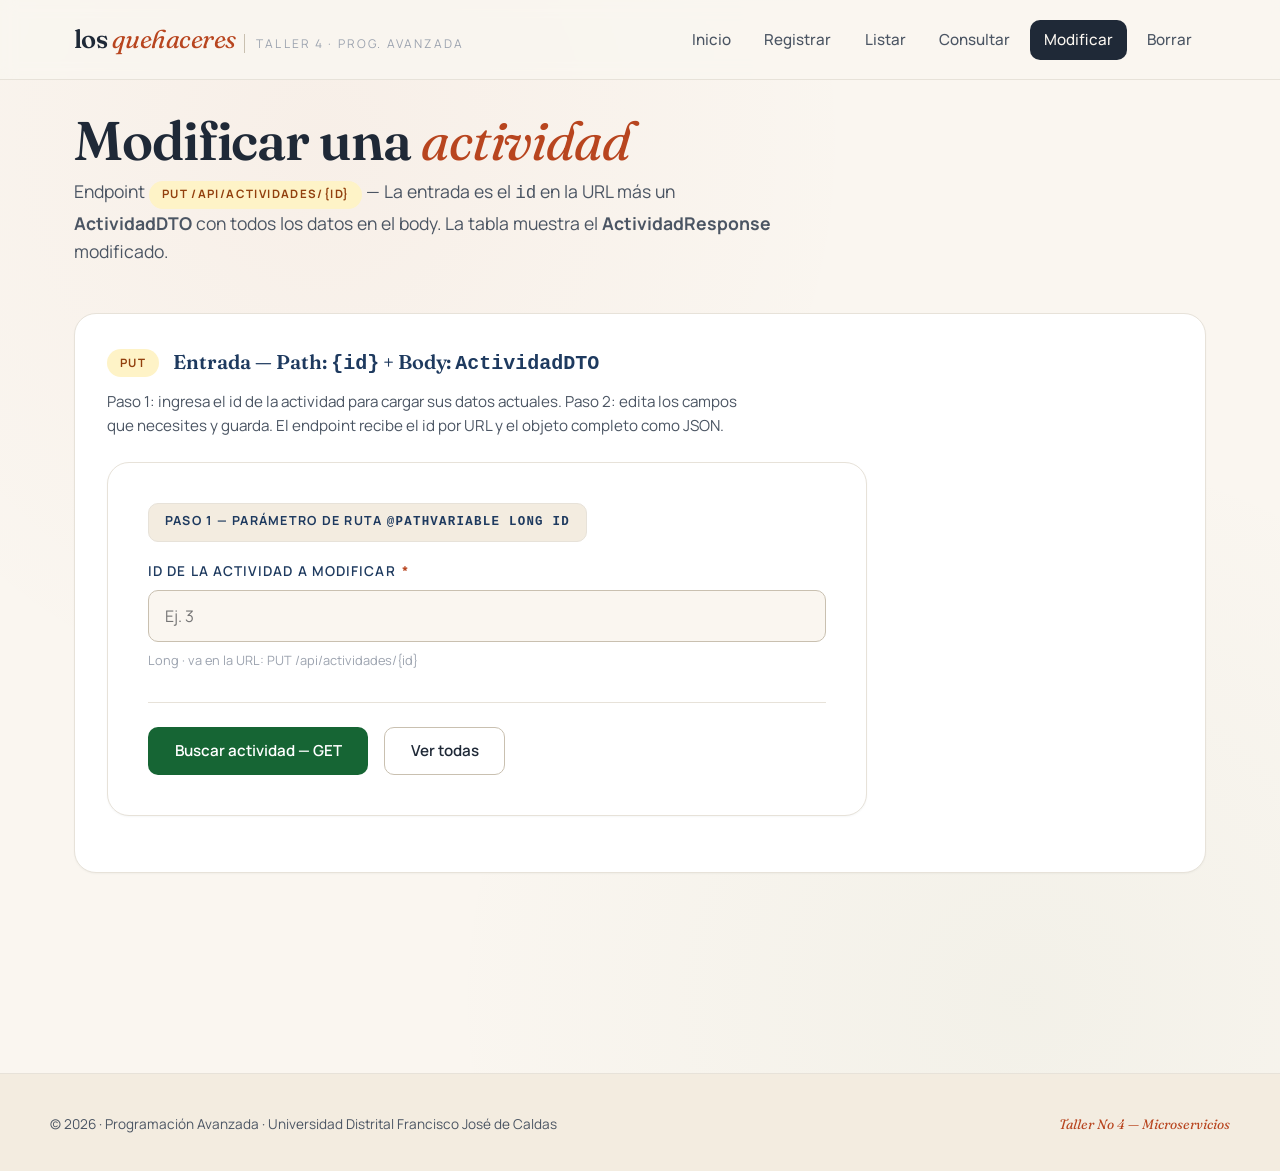
<file: modificar.html>
<!DOCTYPE html>
<html lang="es">
<head>
    <meta charset="UTF-8">
    <meta name="viewport" content="width=device-width, initial-scale=1.0">
    <title>Modificar actividad · Quehaceres del Hogar</title>
    <link rel="preconnect" href="https://fonts.googleapis.com">
    <link rel="preconnect" href="https://fonts.gstatic.com" crossorigin>
    <link href="https://fonts.googleapis.com/css2?family=Fraunces:opsz,wght@9..144,400;9..144,500;9..144,600;9..144,700&family=Manrope:wght@400;500;600;700&display=swap" rel="stylesheet">
    <link rel="stylesheet" href="css/styles.css">
</head>
<body>
<a href="#contenido" class="skip-link">Saltar al contenido principal</a>
<header class="cabecera">
    <div class="cabecera-interior">
        <a href="index.html" class="marca"><span class="logotipo">los <em>quehaceres</em></span><span class="subtitulo">Taller 4 · Prog. Avanzada</span></a>
        <nav class="nav" aria-label="Navegación principal">
            <a href="index.html">Inicio</a><a href="registrar.html">Registrar</a><a href="listar.html">Listar</a><a href="consultar.html">Consultar</a><a href="modificar.html" class="activo">Modificar</a><a href="borrar.html">Borrar</a>
        </nav>
    </div>
</header>
<main id="contenido">
    <h1 class="titulo-pagina">Modificar una <em>actividad</em></h1>
    <p class="subtitulo-pagina">Endpoint <code class="chip chip-put">PUT /api/actividades/{id}</code> — La entrada es el <code>id</code> en la URL más un <strong>ActividadDTO</strong> con todos los datos en el body. La tabla muestra el <strong>ActividadResponse</strong> modificado.</p>

    <!-- SECCIÓN ENTRADA -->
    <section class="seccion-endpoint" aria-labelledby="lbl-entrada-mod">
        <div class="seccion-cabecera">
            <span class="chip chip-put">PUT</span>
            <h2 id="lbl-entrada-mod">Entrada — Path: <code>{id}</code> + Body: <code>ActividadDTO</code></h2>
        </div>
        <p class="seccion-desc">Paso 1: ingresa el id de la actividad para cargar sus datos actuales. Paso 2: edita los campos que necesites y guarda. El endpoint recibe el id por URL y el objeto completo como JSON.</p>
        <div id="mensaje-form" class="panel-mensaje" role="alert" aria-live="polite" hidden></div>

        <!-- Paso 1: buscar por id -->
        <form id="form-buscar-modificar" class="formulario" novalidate style="margin-bottom:1.5rem;">
            <div class="etiqueta-paso">Paso 1 — Parámetro de ruta <code>@PathVariable Long id</code></div>
            <div class="grid-campos">
                <div class="campo col-completo">
                    <label for="id">Id de la actividad a modificar <span class="obligatorio">*</span></label>
                    <input type="number" id="id" name="id" required min="1" placeholder="Ej. 3">
                    <span class="ayuda">Long · va en la URL: PUT /api/actividades/{id}</span>
                </div>
            </div>
            <div class="acciones-formulario">
                <button type="submit" class="btn btn-get">Buscar actividad — GET</button>
                <a href="listar.html" class="btn btn-secundario">Ver todas</a>
            </div>
        </form>

        <!-- Paso 2: editar todos los campos -->
        <form id="form-modificar" class="formulario" novalidate hidden>
            <div class="etiqueta-paso">Paso 2 — Body del request: <code>ActividadDTO</code> (todos los campos)</div>
            <input type="hidden" id="id_oculto" name="id_oculto">
            <div class="grid-campos">
                <div class="campo col-completo">
                    <label for="m-titulo">Título <span class="obligatorio">*</span></label>
                    <input type="text" id="m-titulo" name="titulo" required maxlength="120">
                    <span class="ayuda">String · max 120 · @NotBlank @Size</span>
                </div>
                <div class="campo col-completo">
                    <label for="m-descripcion">Descripción <span class="obligatorio">*</span></label>
                    <textarea id="m-descripcion" name="descripcion" required maxlength="500"></textarea>
                    <span class="ayuda">String · max 500 · @NotBlank @Size</span>
                </div>
                <div class="campo">
                    <label for="m-fechaInicio">Fecha de inicio <span class="obligatorio">*</span></label>
                    <input type="date" id="m-fechaInicio" name="fechaInicio" required>
                    <span class="ayuda">LocalDate yyyy-MM-dd · @NotNull</span>
                </div>
                <div class="campo">
                    <label for="m-fechaTerminacion">Fecha de terminación <span class="obligatorio">*</span></label>
                    <input type="date" id="m-fechaTerminacion" name="fechaTerminacion" required>
                    <span class="ayuda">LocalDate · no anterior al inicio · @NotNull</span>
                </div>
                <div class="campo col-completo">
                    <label for="m-tipoActividad">Tipo de actividad <span class="obligatorio">*</span></label>
                    <select id="m-tipoActividad" name="tipoActividad" required>
                        <option value="FISICA">FISICA</option>
                        <option value="ACOMPANAMIENTO">ACOMPANAMIENTO</option>
                        <option value="SUPERVISION">SUPERVISION</option>
                        <option value="CREATIVIDAD">CREATIVIDAD</option>
                    </select>
                    <span class="ayuda">TipoActividad (enum) · @NotNull</span>
                </div>
                <div class="campo">
                    <label for="m-idQuehacer">Id del quehacer <span class="obligatorio">*</span></label>
                    <input type="number" id="m-idQuehacer" name="idQuehacer" required min="1">
                    <span class="ayuda">Long · @NotNull @Positive</span>
                </div>
                <div class="campo">
                    <label for="m-idTutor">Id del tutor <span class="obligatorio">*</span></label>
                    <input type="number" id="m-idTutor" name="idTutor" required min="1">
                    <span class="ayuda">Long · @NotNull @Positive</span>
                </div>
                <div class="campo">
                    <label for="m-idHijo">Id del hijo <span class="obligatorio">*</span></label>
                    <input type="number" id="m-idHijo" name="idHijo" required min="1">
                    <span class="ayuda">Long · @NotNull @Positive</span>
                </div>
            </div>
            <div class="acciones-formulario">
                <button type="submit" class="btn btn-put">Guardar cambios — PUT</button>
                <a href="modificar.html" class="btn btn-secundario">Cancelar</a>
            </div>
        </form>
    </section>

    <!-- SECCIÓN SALIDA -->
    <section class="seccion-endpoint" id="seccion-respuesta-modificar" aria-labelledby="lbl-salida-mod" hidden>
        <div class="seccion-cabecera">
            <span class="chip chip-200">200 OK</span>
            <h2 id="lbl-salida-mod">Respuesta — Body: <code>ActividadResponse</code> modificado</h2>
        </div>
        <p class="seccion-desc">El backend actualiza la actividad y retorna el objeto completo ya con los datos nuevos. Si el id no existía, retorna HTTP 404 con <code>ErrorResponse</code>.</p>
        <div class="tabla-respuesta-wrap">
            <table class="tabla-respuesta">
                <thead><tr><th>Campo</th><th>Tipo Java</th><th>Valor retornado</th></tr></thead>
                <tbody id="cuerpo-respuesta-modificar">
                    <tr><td colspan="3" class="celda-vacia">Esperando respuesta del backend...</td></tr>
                </tbody>
            </table>
        </div>
    </section>
</main>
<footer class="pie-pagina"><div class="pie-interior"><span>© 2026 · Programación Avanzada · Universidad Distrital Francisco José de Caldas</span><span class="firma">Taller No 4 — Microservicios</span></div></footer>
<script src="js/cliente-api.js"></script>
</body>
</html>
</file>
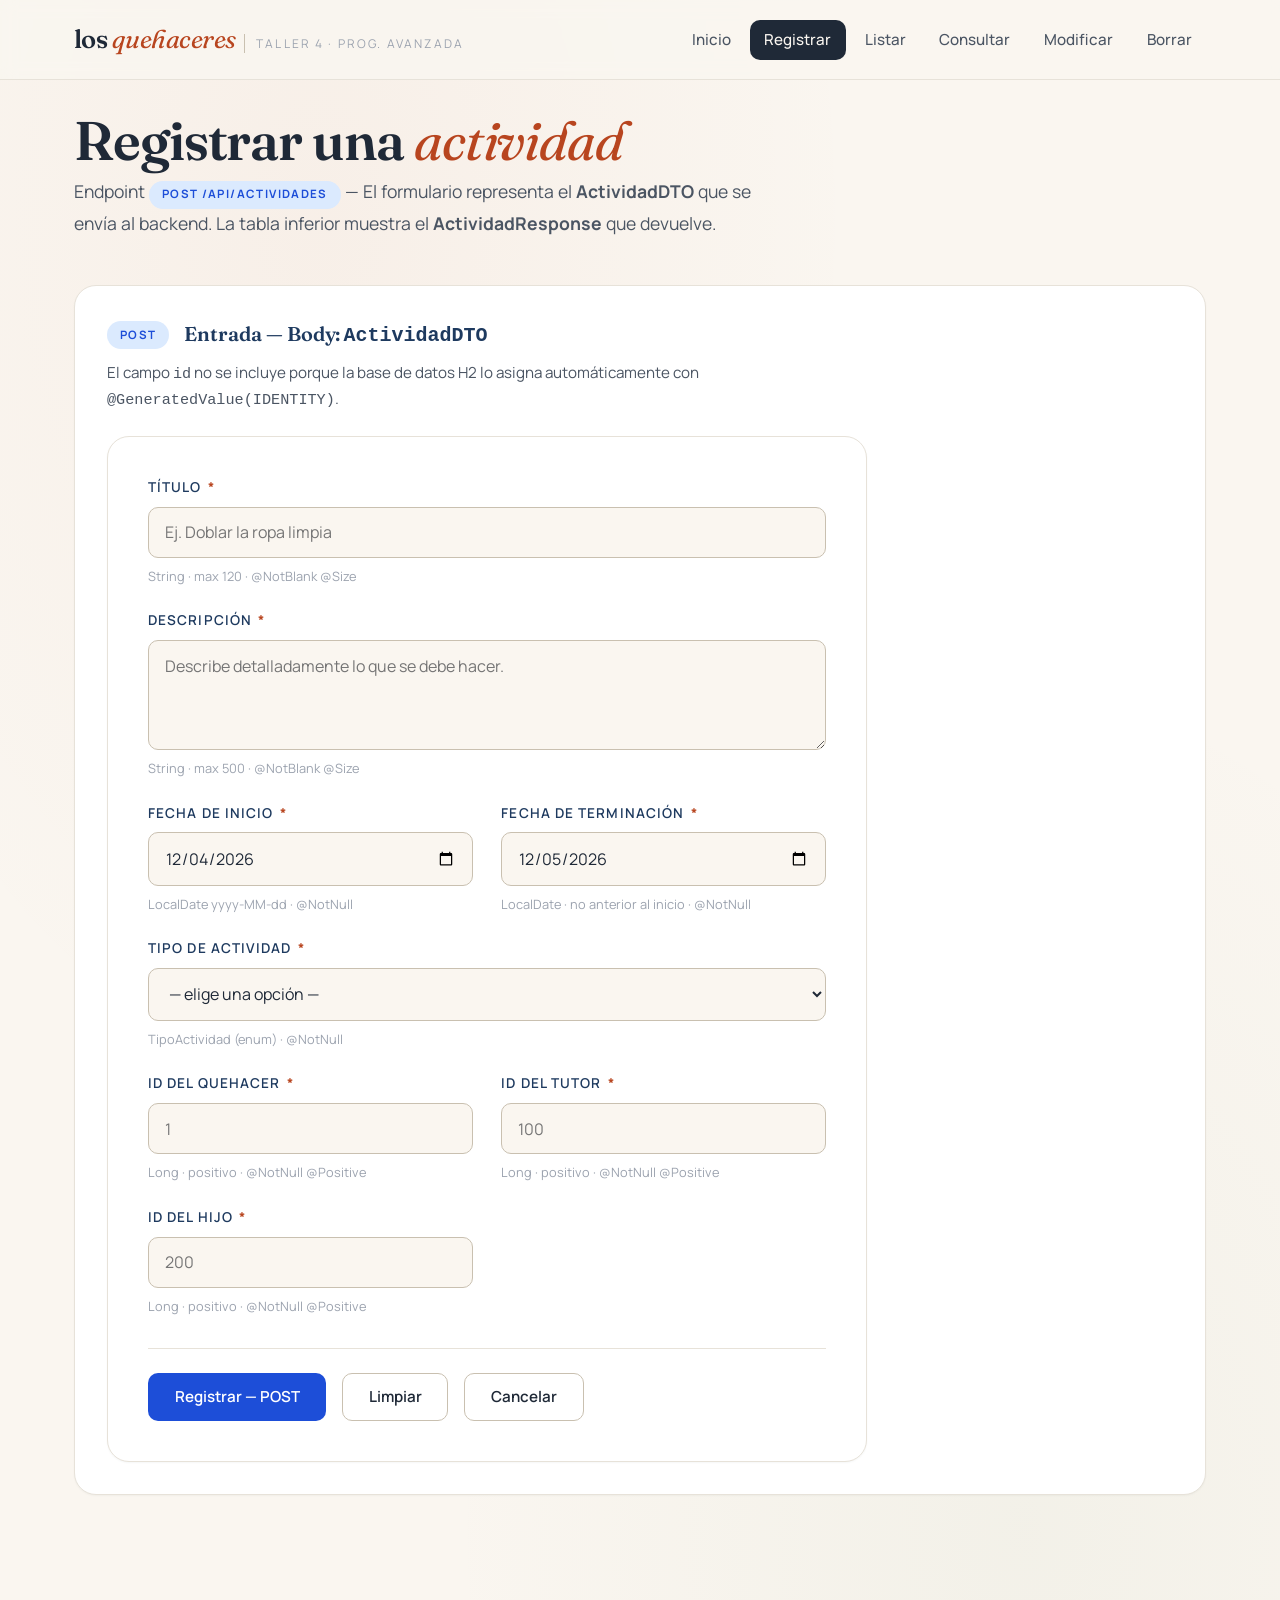
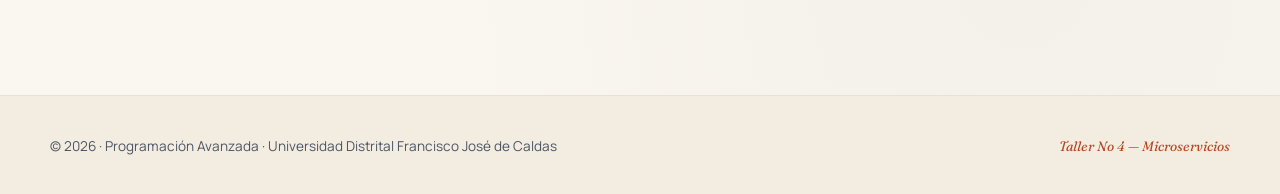
<file: registrar.html>
<!DOCTYPE html>
<html lang="es">
<head>
    <meta charset="UTF-8">
    <meta name="viewport" content="width=device-width, initial-scale=1.0">
    <title>Registrar actividad · Quehaceres del Hogar</title>
    <link rel="preconnect" href="https://fonts.googleapis.com">
    <link rel="preconnect" href="https://fonts.gstatic.com" crossorigin>
    <link href="https://fonts.googleapis.com/css2?family=Fraunces:opsz,wght@9..144,400;9..144,500;9..144,600;9..144,700&family=Manrope:wght@400;500;600;700&display=swap" rel="stylesheet">
    <link rel="stylesheet" href="css/styles.css">
</head>
<body>
<a href="#contenido" class="skip-link">Saltar al contenido principal</a>
<header class="cabecera">
    <div class="cabecera-interior">
        <a href="index.html" class="marca"><span class="logotipo">los <em>quehaceres</em></span><span class="subtitulo">Taller 4 · Prog. Avanzada</span></a>
        <nav class="nav" aria-label="Navegación principal">
            <a href="index.html">Inicio</a><a href="registrar.html" class="activo">Registrar</a><a href="listar.html">Listar</a><a href="consultar.html">Consultar</a><a href="modificar.html">Modificar</a><a href="borrar.html">Borrar</a>
        </nav>
    </div>
</header>
<main id="contenido">
    <h1 class="titulo-pagina">Registrar una <em>actividad</em></h1>
    <p class="subtitulo-pagina">Endpoint <code class="chip chip-post">POST /api/actividades</code> — El formulario representa el <strong>ActividadDTO</strong> que se envía al backend. La tabla inferior muestra el <strong>ActividadResponse</strong> que devuelve.</p>

    <!-- SECCIÓN ENTRADA -->
    <section class="seccion-endpoint" aria-labelledby="lbl-entrada-reg">
        <div class="seccion-cabecera">
            <span class="chip chip-post">POST</span>
            <h2 id="lbl-entrada-reg">Entrada — Body: <code>ActividadDTO</code></h2>
        </div>
        <p class="seccion-desc">El campo <code>id</code> no se incluye porque la base de datos H2 lo asigna automáticamente con <code>@GeneratedValue(IDENTITY)</code>.</p>
        <div id="mensaje-form" class="panel-mensaje" role="alert" aria-live="polite" hidden></div>
        <form id="form-registrar" class="formulario" novalidate>
            <div class="grid-campos">
                <div class="campo col-completo">
                    <label for="titulo">Título <span class="obligatorio">*</span></label>
                    <input type="text" id="titulo" name="titulo" required maxlength="120" placeholder="Ej. Doblar la ropa limpia">
                    <span class="ayuda">String · max 120 · @NotBlank @Size</span>
                </div>
                <div class="campo col-completo">
                    <label for="descripcion">Descripción <span class="obligatorio">*</span></label>
                    <textarea id="descripcion" name="descripcion" required maxlength="500" placeholder="Describe detalladamente lo que se debe hacer."></textarea>
                    <span class="ayuda">String · max 500 · @NotBlank @Size</span>
                </div>
                <div class="campo">
                    <label for="fechaInicio">Fecha de inicio <span class="obligatorio">*</span></label>
                    <input type="date" id="fechaInicio" name="fechaInicio" required>
                    <span class="ayuda">LocalDate yyyy-MM-dd · @NotNull</span>
                </div>
                <div class="campo">
                    <label for="fechaTerminacion">Fecha de terminación <span class="obligatorio">*</span></label>
                    <input type="date" id="fechaTerminacion" name="fechaTerminacion" required>
                    <span class="ayuda">LocalDate · no anterior al inicio · @NotNull</span>
                </div>
                <div class="campo col-completo">
                    <label for="tipoActividad">Tipo de actividad <span class="obligatorio">*</span></label>
                    <select id="tipoActividad" name="tipoActividad" required>
                        <option value="" disabled selected>— elige una opción —</option>
                        <option value="FISICA">FISICA</option>
                        <option value="ACOMPANAMIENTO">ACOMPANAMIENTO</option>
                        <option value="SUPERVISION">SUPERVISION</option>
                        <option value="CREATIVIDAD">CREATIVIDAD</option>
                    </select>
                    <span class="ayuda">TipoActividad (enum) · @NotNull</span>
                </div>
                <div class="campo">
                    <label for="idQuehacer">Id del quehacer <span class="obligatorio">*</span></label>
                    <input type="number" id="idQuehacer" name="idQuehacer" required min="1" placeholder="1">
                    <span class="ayuda">Long · positivo · @NotNull @Positive</span>
                </div>
                <div class="campo">
                    <label for="idTutor">Id del tutor <span class="obligatorio">*</span></label>
                    <input type="number" id="idTutor" name="idTutor" required min="1" placeholder="100">
                    <span class="ayuda">Long · positivo · @NotNull @Positive</span>
                </div>
                <div class="campo">
                    <label for="idHijo">Id del hijo <span class="obligatorio">*</span></label>
                    <input type="number" id="idHijo" name="idHijo" required min="1" placeholder="200">
                    <span class="ayuda">Long · positivo · @NotNull @Positive</span>
                </div>
            </div>
            <div class="acciones-formulario">
                <button type="submit" class="btn btn-post">Registrar — POST</button>
                <button type="reset" class="btn btn-secundario">Limpiar</button>
                <a href="index.html" class="btn btn-secundario">Cancelar</a>
            </div>
        </form>
    </section>

    <!-- SECCIÓN SALIDA -->
    <section class="seccion-endpoint" id="seccion-respuesta-registro" aria-labelledby="lbl-salida-reg" hidden>
        <div class="seccion-cabecera">
            <span class="chip chip-201">201 Created</span>
            <h2 id="lbl-salida-reg">Respuesta — Body: <code>ActividadResponse</code></h2>
        </div>
        <p class="seccion-desc">El backend persiste la actividad y retorna el objeto completo incluyendo el <strong>id asignado por la base de datos H2</strong>. Nota que el id puede diferir del que intentaste enviar.</p>
        <div class="tabla-respuesta-wrap">
            <table class="tabla-respuesta">
                <thead><tr><th>Campo</th><th>Tipo Java</th><th>Valor retornado</th></tr></thead>
                <tbody id="cuerpo-respuesta-registro">
                    <tr><td colspan="3" class="celda-vacia">Esperando respuesta del backend...</td></tr>
                </tbody>
            </table>
        </div>
    </section>
</main>
<footer class="pie-pagina"><div class="pie-interior"><span>© 2026 · Programación Avanzada · Universidad Distrital Francisco José de Caldas</span><span class="firma">Taller No 4 — Microservicios</span></div></footer>
<script src="js/cliente-api.js"></script>
</body>
</html>
</file>
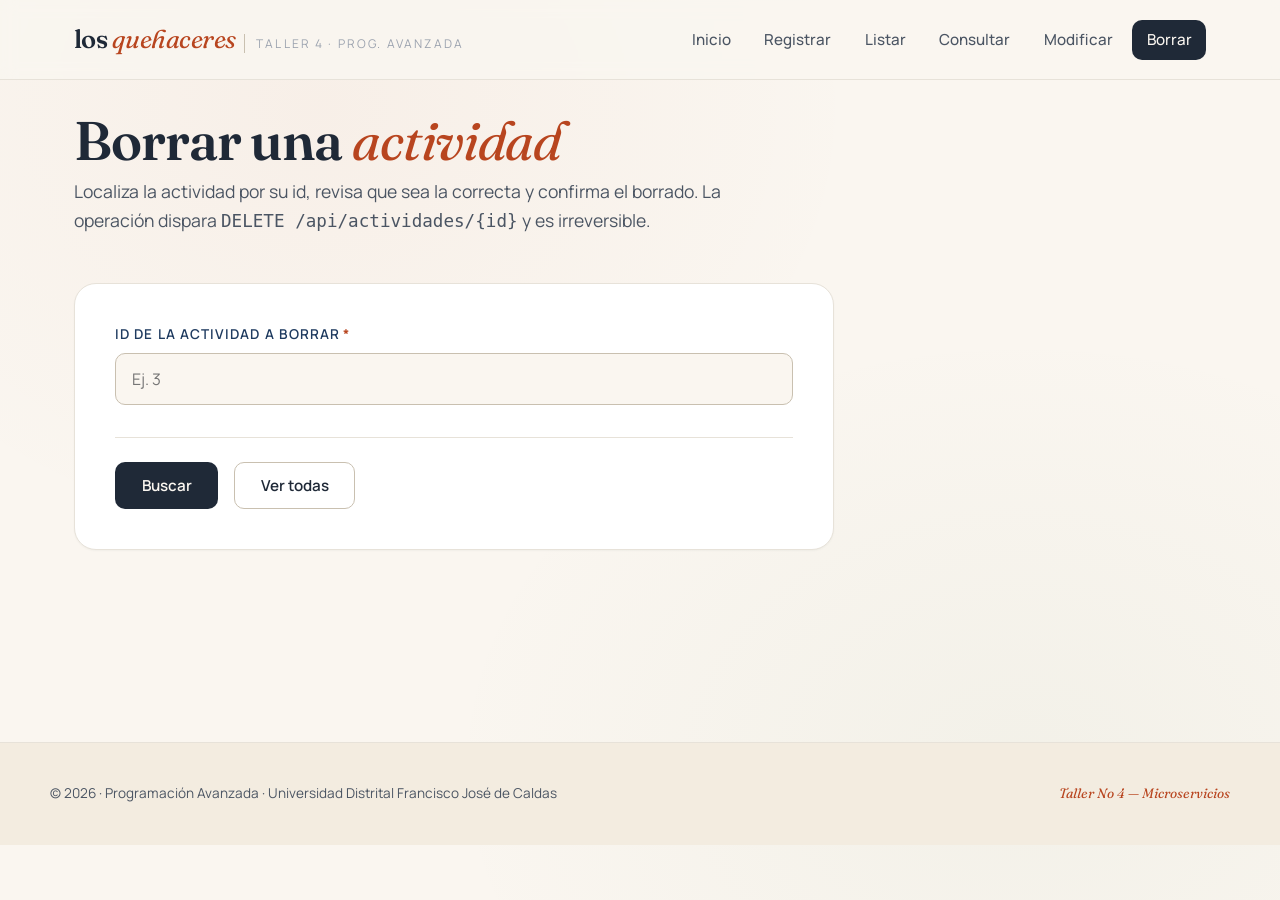
<file: OneDrive/Documentos/NetBeansProjects/frontend-actividades/borrar.html>
<!DOCTYPE html>
<html lang="es">
<head>
    <meta charset="UTF-8">
    <meta name="viewport" content="width=device-width, initial-scale=1.0">
    <title>Borrar actividad · Quehaceres del Hogar</title>

    <link rel="preconnect" href="https://fonts.googleapis.com">
    <link rel="preconnect" href="https://fonts.gstatic.com" crossorigin>
    <link href="https://fonts.googleapis.com/css2?family=Fraunces:opsz,wght@9..144,400;9..144,500;9..144,600;9..144,700&family=Manrope:wght@400;500;600;700&display=swap" rel="stylesheet">

    <link rel="stylesheet" href="css/styles.css">
</head>
<body>

<a href="#contenido" class="skip-link">Saltar al contenido principal</a>

<header class="cabecera">
    <div class="cabecera-interior">
        <a href="index.html" class="marca" aria-label="Inicio · Actividades del Hogar">
            <span class="logotipo">los <em>quehaceres</em></span>
            <span class="subtitulo">Taller 4 · Prog. Avanzada</span>
        </a>
        <nav class="nav" aria-label="Navegación principal">
            <a href="index.html">Inicio</a>
            <a href="registrar.html">Registrar</a>
            <a href="listar.html">Listar</a>
            <a href="consultar.html">Consultar</a>
            <a href="modificar.html">Modificar</a>
            <a href="borrar.html" class="activo">Borrar</a>
        </nav>
    </div>
</header>

<main id="contenido">

    <h1 class="titulo-pagina">Borrar una <em>actividad</em></h1>
    <p class="subtitulo-pagina">
        Localiza la actividad por su id, revisa que sea la correcta y
        confirma el borrado. La operación dispara
        <code>DELETE /api/actividades/{id}</code> y es irreversible.
    </p>

    <div id="mensaje-form" class="panel-mensaje" role="alert" aria-live="polite" hidden></div>

    <!-- Paso 1: buscar -->
    <form id="form-buscar-borrar" class="formulario" novalidate style="margin-bottom:2rem;">
        <div class="grid-campos">
            <div class="campo col-completo">
                <label for="id">Id de la actividad a borrar<span class="obligatorio">*</span></label>
                <input type="number" id="id" name="id" required min="1" placeholder="Ej. 3">
            </div>
        </div>
        <div class="acciones-formulario">
            <button type="submit" class="btn btn-primario">Buscar</button>
            <a href="listar.html" class="btn btn-secundario">Ver todas</a>
        </div>
    </form>

    <!-- Paso 2: confirmación visual (reemplaza confirm() del navegador) -->
    <section id="confirmacion-borrado" class="formulario" hidden
             aria-labelledby="titulo-confirmacion"
             style="border-color:var(--terracota);background:#FFF8F3;">

        <h2 id="titulo-confirmacion" style="color:var(--terracota);">
            ¿Confirmar el borrado?
        </h2>
        <p style="color:var(--tinta-suave);margin-bottom:1.5rem;">
            Estás a punto de eliminar la siguiente actividad de la base
            de datos. Esta acción <strong>no se puede deshacer</strong>.
        </p>

        <div class="detalle" style="background:white;padding:1.5rem;border-radius:var(--r-md);">
            <span class="etiqueta-tipo" id="borrar-tipo">FISICA</span>
            <h3 class="titulo-actividad" id="borrar-titulo" style="font-size:1.5rem;">
                Título de la actividad
            </h3>
            <p class="descripcion-actividad" id="borrar-descripcion">
                Descripción de la actividad.
            </p>
            <dl style="grid-template-columns:max-content 1fr;display:grid;gap:0.5rem 2rem;">
                <dt>Id</dt><dd id="borrar-id">0</dd>
            </dl>
        </div>

        <div class="acciones-formulario">
            <button type="button" id="btn-confirmar-borrar" class="btn btn-peligro">
                Sí, borrar definitivamente
            </button>
            <button type="button" id="btn-cancelar-borrar" class="btn btn-secundario">
                Cancelar
            </button>
        </div>
    </section>

</main>

<footer class="pie-pagina">
    <div class="pie-interior">
        <span>© 2026 · Programación Avanzada · Universidad Distrital Francisco José de Caldas</span>
        <span class="firma">Taller No 4 — Microservicios</span>
    </div>
</footer>

<script src="js/cliente-api.js"></script>
</body>
</html>
</file>
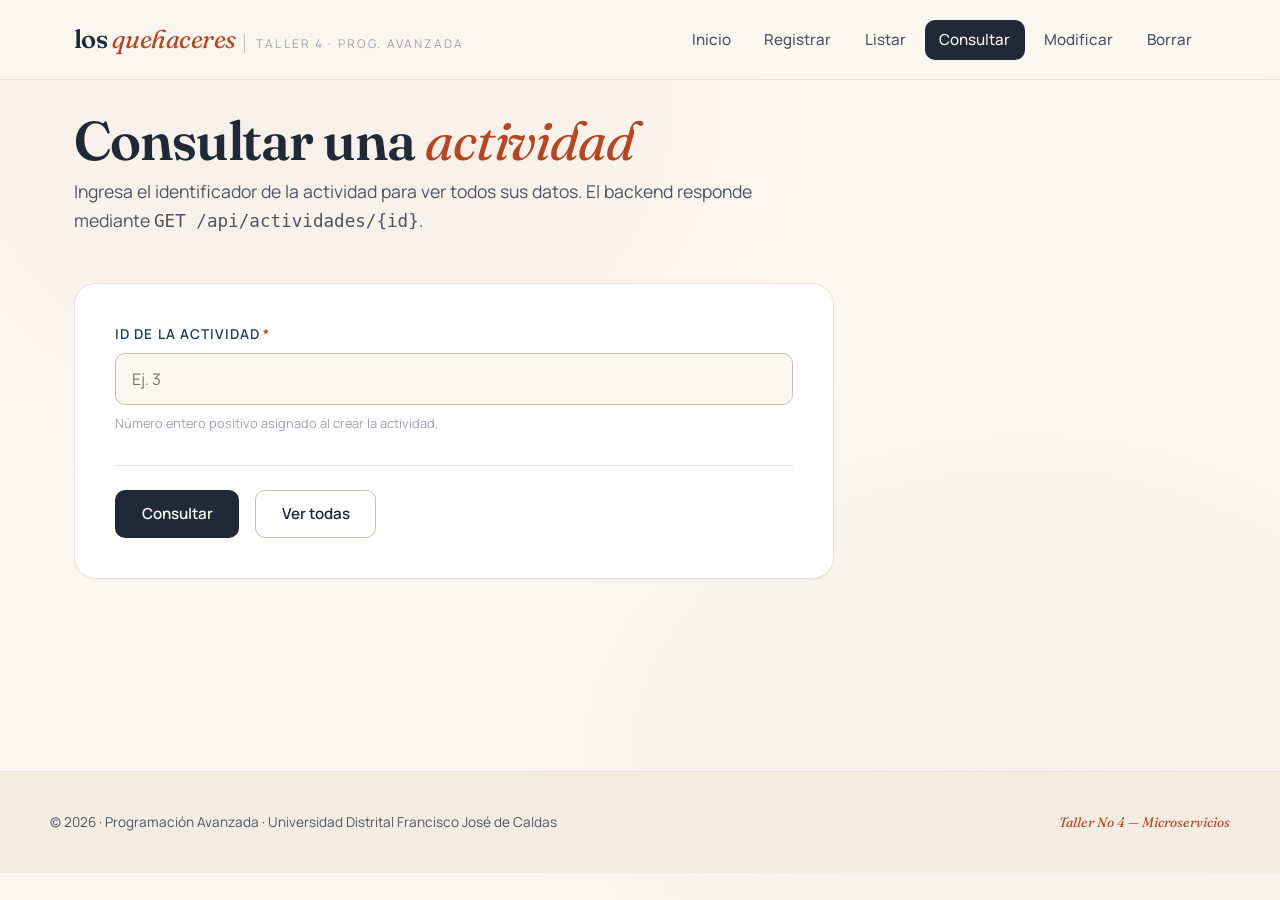
<file: OneDrive/Documentos/NetBeansProjects/frontend-actividades/consultar.html>
<!DOCTYPE html>
<html lang="es">
<head>
    <meta charset="UTF-8">
    <meta name="viewport" content="width=device-width, initial-scale=1.0">
    <title>Consultar actividad · Quehaceres del Hogar</title>

    <link rel="preconnect" href="https://fonts.googleapis.com">
    <link rel="preconnect" href="https://fonts.gstatic.com" crossorigin>
    <link href="https://fonts.googleapis.com/css2?family=Fraunces:opsz,wght@9..144,400;9..144,500;9..144,600;9..144,700&family=Manrope:wght@400;500;600;700&display=swap" rel="stylesheet">

    <link rel="stylesheet" href="css/styles.css">
</head>
<body>

<a href="#contenido" class="skip-link">Saltar al contenido principal</a>

<header class="cabecera">
    <div class="cabecera-interior">
        <a href="index.html" class="marca" aria-label="Inicio · Actividades del Hogar">
            <span class="logotipo">los <em>quehaceres</em></span>
            <span class="subtitulo">Taller 4 · Prog. Avanzada</span>
        </a>
        <nav class="nav" aria-label="Navegación principal">
            <a href="index.html">Inicio</a>
            <a href="registrar.html">Registrar</a>
            <a href="listar.html">Listar</a>
            <a href="consultar.html" class="activo">Consultar</a>
            <a href="modificar.html">Modificar</a>
            <a href="borrar.html">Borrar</a>
        </nav>
    </div>
</header>

<main id="contenido">

    <h1 class="titulo-pagina">Consultar una <em>actividad</em></h1>
    <p class="subtitulo-pagina">
        Ingresa el identificador de la actividad para ver todos sus datos.
        El backend responde mediante <code>GET /api/actividades/{id}</code>.
    </p>

    <div id="mensaje-form" class="panel-mensaje" role="alert" aria-live="polite" hidden></div>

    <form id="form-consultar" class="formulario" novalidate style="margin-bottom:2rem;">
        <div class="grid-campos">
            <div class="campo col-completo">
                <label for="id">Id de la actividad<span class="obligatorio">*</span></label>
                <input type="number" id="id" name="id" required min="1" placeholder="Ej. 3">
                <span class="ayuda">Número entero positivo asignado al crear la actividad.</span>
            </div>
        </div>
        <div class="acciones-formulario">
            <button type="submit" class="btn btn-primario">Consultar</button>
            <a href="listar.html" class="btn btn-secundario">Ver todas</a>
        </div>
    </form>

    <article id="detalle-actividad" class="detalle" hidden aria-live="polite">
        <!-- El detalle se inyecta dinámicamente desde js/cliente-api.js -->
    </article>

</main>

<footer class="pie-pagina">
    <div class="pie-interior">
        <span>© 2026 · Programación Avanzada · Universidad Distrital Francisco José de Caldas</span>
        <span class="firma">Taller No 4 — Microservicios</span>
    </div>
</footer>

<script src="js/cliente-api.js"></script>
</body>
</html>
</file>
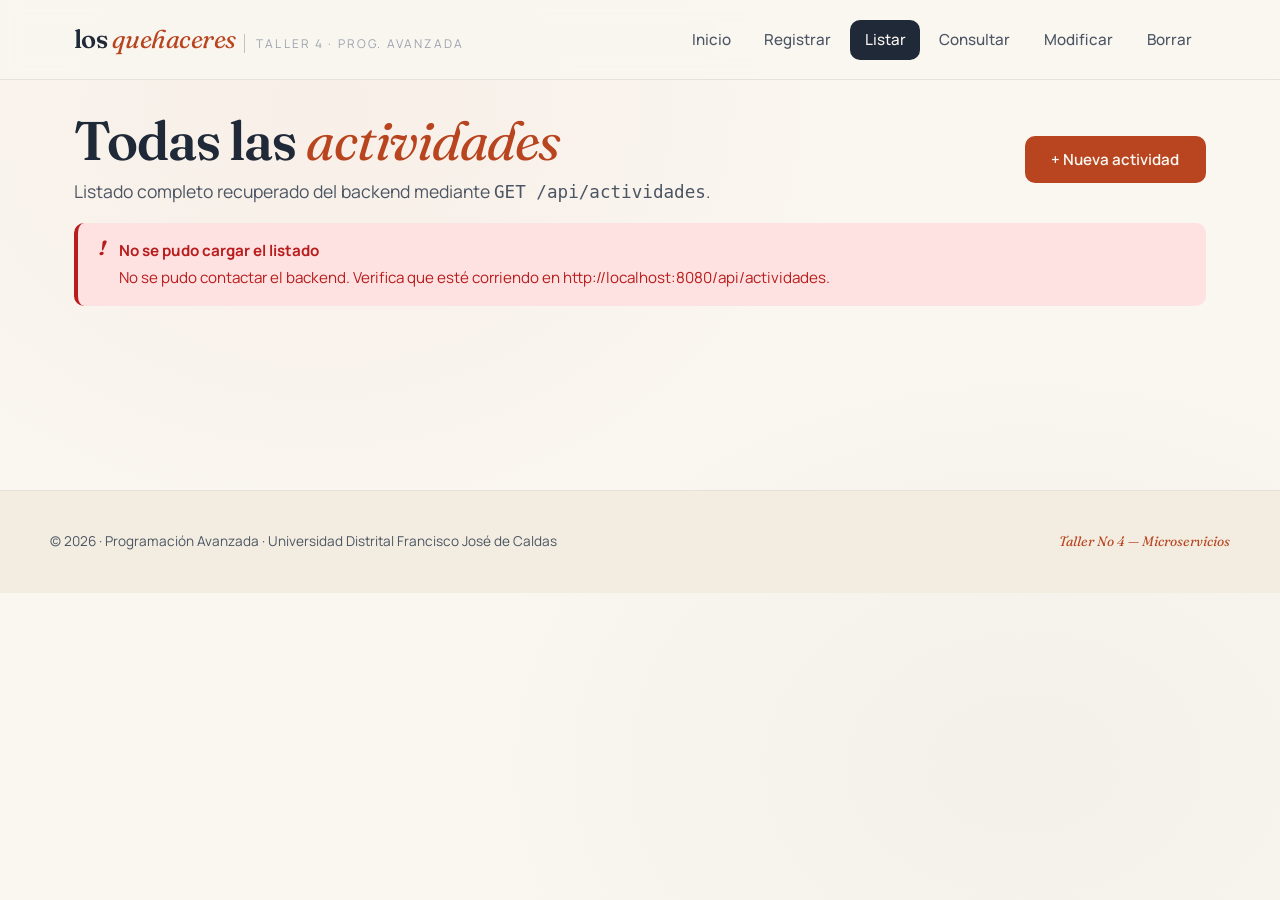
<file: OneDrive/Documentos/NetBeansProjects/frontend-actividades/listar.html>
<!DOCTYPE html>
<html lang="es">
<head>
    <meta charset="UTF-8">
    <meta name="viewport" content="width=device-width, initial-scale=1.0">
    <title>Listar actividades · Quehaceres del Hogar</title>

    <link rel="preconnect" href="https://fonts.googleapis.com">
    <link rel="preconnect" href="https://fonts.gstatic.com" crossorigin>
    <link href="https://fonts.googleapis.com/css2?family=Fraunces:opsz,wght@9..144,400;9..144,500;9..144,600;9..144,700&family=Manrope:wght@400;500;600;700&display=swap" rel="stylesheet">

    <link rel="stylesheet" href="css/styles.css">
</head>
<body>

<a href="#contenido" class="skip-link">Saltar al contenido principal</a>

<header class="cabecera">
    <div class="cabecera-interior">
        <a href="index.html" class="marca" aria-label="Inicio · Actividades del Hogar">
            <span class="logotipo">los <em>quehaceres</em></span>
            <span class="subtitulo">Taller 4 · Prog. Avanzada</span>
        </a>
        <nav class="nav" aria-label="Navegación principal">
            <a href="index.html">Inicio</a>
            <a href="registrar.html">Registrar</a>
            <a href="listar.html" class="activo">Listar</a>
            <a href="consultar.html">Consultar</a>
            <a href="modificar.html">Modificar</a>
            <a href="borrar.html">Borrar</a>
        </nav>
    </div>
</header>

<main id="contenido">

    <div class="flex-entre" style="margin-bottom:1rem;">
        <div>
            <h1 class="titulo-pagina">Todas las <em>actividades</em></h1>
            <p class="subtitulo-pagina" style="margin-bottom:0;">
                Listado completo recuperado del backend mediante
                <code>GET /api/actividades</code>.
            </p>
        </div>
        <a href="registrar.html" class="btn btn-terracota">+ Nueva actividad</a>
    </div>

    <div id="mensaje-form" class="panel-mensaje" role="alert" aria-live="polite" hidden></div>

    <div id="cuadricula-actividades" class="cuadricula-actividades">
        <!-- Las tarjetas se inyectan dinámicamente desde js/cliente-api.js -->
    </div>

</main>

<footer class="pie-pagina">
    <div class="pie-interior">
        <span>© 2026 · Programación Avanzada · Universidad Distrital Francisco José de Caldas</span>
        <span class="firma">Taller No 4 — Microservicios</span>
    </div>
</footer>

<script src="js/cliente-api.js"></script>
</body>
</html>
</file>
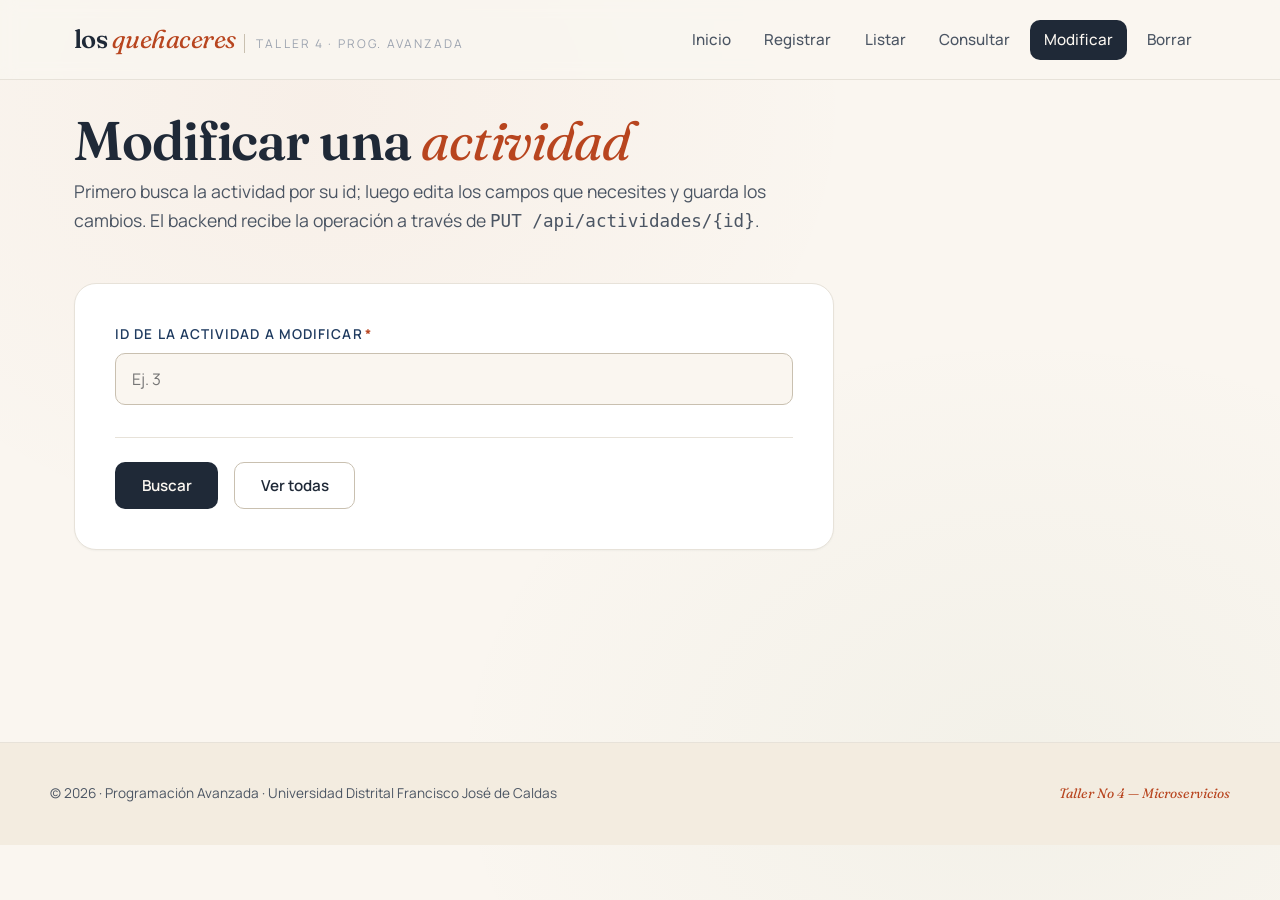
<file: OneDrive/Documentos/NetBeansProjects/frontend-actividades/modificar.html>
<!DOCTYPE html>
<html lang="es">
<head>
    <meta charset="UTF-8">
    <meta name="viewport" content="width=device-width, initial-scale=1.0">
    <title>Modificar actividad · Quehaceres del Hogar</title>

    <link rel="preconnect" href="https://fonts.googleapis.com">
    <link rel="preconnect" href="https://fonts.gstatic.com" crossorigin>
    <link href="https://fonts.googleapis.com/css2?family=Fraunces:opsz,wght@9..144,400;9..144,500;9..144,600;9..144,700&family=Manrope:wght@400;500;600;700&display=swap" rel="stylesheet">

    <link rel="stylesheet" href="css/styles.css">
</head>
<body>

<a href="#contenido" class="skip-link">Saltar al contenido principal</a>

<header class="cabecera">
    <div class="cabecera-interior">
        <a href="index.html" class="marca" aria-label="Inicio · Actividades del Hogar">
            <span class="logotipo">los <em>quehaceres</em></span>
            <span class="subtitulo">Taller 4 · Prog. Avanzada</span>
        </a>
        <nav class="nav" aria-label="Navegación principal">
            <a href="index.html">Inicio</a>
            <a href="registrar.html">Registrar</a>
            <a href="listar.html">Listar</a>
            <a href="consultar.html">Consultar</a>
            <a href="modificar.html" class="activo">Modificar</a>
            <a href="borrar.html">Borrar</a>
        </nav>
    </div>
</header>

<main id="contenido">

    <h1 class="titulo-pagina">Modificar una <em>actividad</em></h1>
    <p class="subtitulo-pagina">
        Primero busca la actividad por su id; luego edita los campos que
        necesites y guarda los cambios. El backend recibe la operación a
        través de <code>PUT /api/actividades/{id}</code>.
    </p>

    <div id="mensaje-form" class="panel-mensaje" role="alert" aria-live="polite" hidden></div>

    <!-- Paso 1: buscar la actividad -->
    <form id="form-buscar-modificar" class="formulario" novalidate style="margin-bottom:2rem;">
        <div class="grid-campos">
            <div class="campo col-completo">
                <label for="id">Id de la actividad a modificar<span class="obligatorio">*</span></label>
                <input type="number" id="id" name="id" required min="1" placeholder="Ej. 3">
            </div>
        </div>
        <div class="acciones-formulario">
            <button type="submit" class="btn btn-primario">Buscar</button>
            <a href="listar.html" class="btn btn-secundario">Ver todas</a>
        </div>
    </form>

    <!-- Paso 2: edición -->
    <form id="form-modificar" class="formulario" novalidate hidden>
        <h2 style="margin-bottom:1.5rem;">Editar datos</h2>

        <input type="hidden" id="id_oculto" name="id_oculto">

        <div class="grid-campos">

            <div class="campo col-completo">
                <label for="m-titulo">Título<span class="obligatorio">*</span></label>
                <input type="text" id="m-titulo" name="titulo" required maxlength="120">
            </div>

            <div class="campo col-completo">
                <label for="m-descripcion">Descripción<span class="obligatorio">*</span></label>
                <textarea id="m-descripcion" name="descripcion" required maxlength="500"></textarea>
            </div>

            <div class="campo">
                <label for="m-fechaInicio">Fecha de inicio<span class="obligatorio">*</span></label>
                <input type="date" id="m-fechaInicio" name="fechaInicio" required>
            </div>

            <div class="campo">
                <label for="m-fechaTerminacion">Fecha de terminación<span class="obligatorio">*</span></label>
                <input type="date" id="m-fechaTerminacion" name="fechaTerminacion" required>
            </div>

            <div class="campo col-completo">
                <label for="m-tipoActividad">Tipo de actividad<span class="obligatorio">*</span></label>
                <select id="m-tipoActividad" name="tipoActividad" required>
                    <option value="FISICA">Física</option>
                    <option value="ACOMPANAMIENTO">Acompañamiento</option>
                    <option value="SUPERVISION">Supervisión</option>
                    <option value="CREATIVIDAD">Creatividad</option>
                </select>
            </div>

            <div class="campo">
                <label for="m-idQuehacer">Id del quehacer<span class="obligatorio">*</span></label>
                <input type="number" id="m-idQuehacer" name="idQuehacer" required min="1">
            </div>

            <div class="campo">
                <label for="m-idTutor">Id del tutor<span class="obligatorio">*</span></label>
                <input type="number" id="m-idTutor" name="idTutor" required min="1">
            </div>

            <div class="campo">
                <label for="m-idHijo">Id del hijo<span class="obligatorio">*</span></label>
                <input type="number" id="m-idHijo" name="idHijo" required min="1">
            </div>

        </div>

        <div class="acciones-formulario">
            <button type="submit" class="btn btn-terracota">Guardar cambios</button>
            <a href="modificar.html" class="btn btn-secundario">Cancelar</a>
        </div>
    </form>

</main>

<footer class="pie-pagina">
    <div class="pie-interior">
        <span>© 2026 · Programación Avanzada · Universidad Distrital Francisco José de Caldas</span>
        <span class="firma">Taller No 4 — Microservicios</span>
    </div>
</footer>

<script src="js/cliente-api.js"></script>
</body>
</html>
</file>
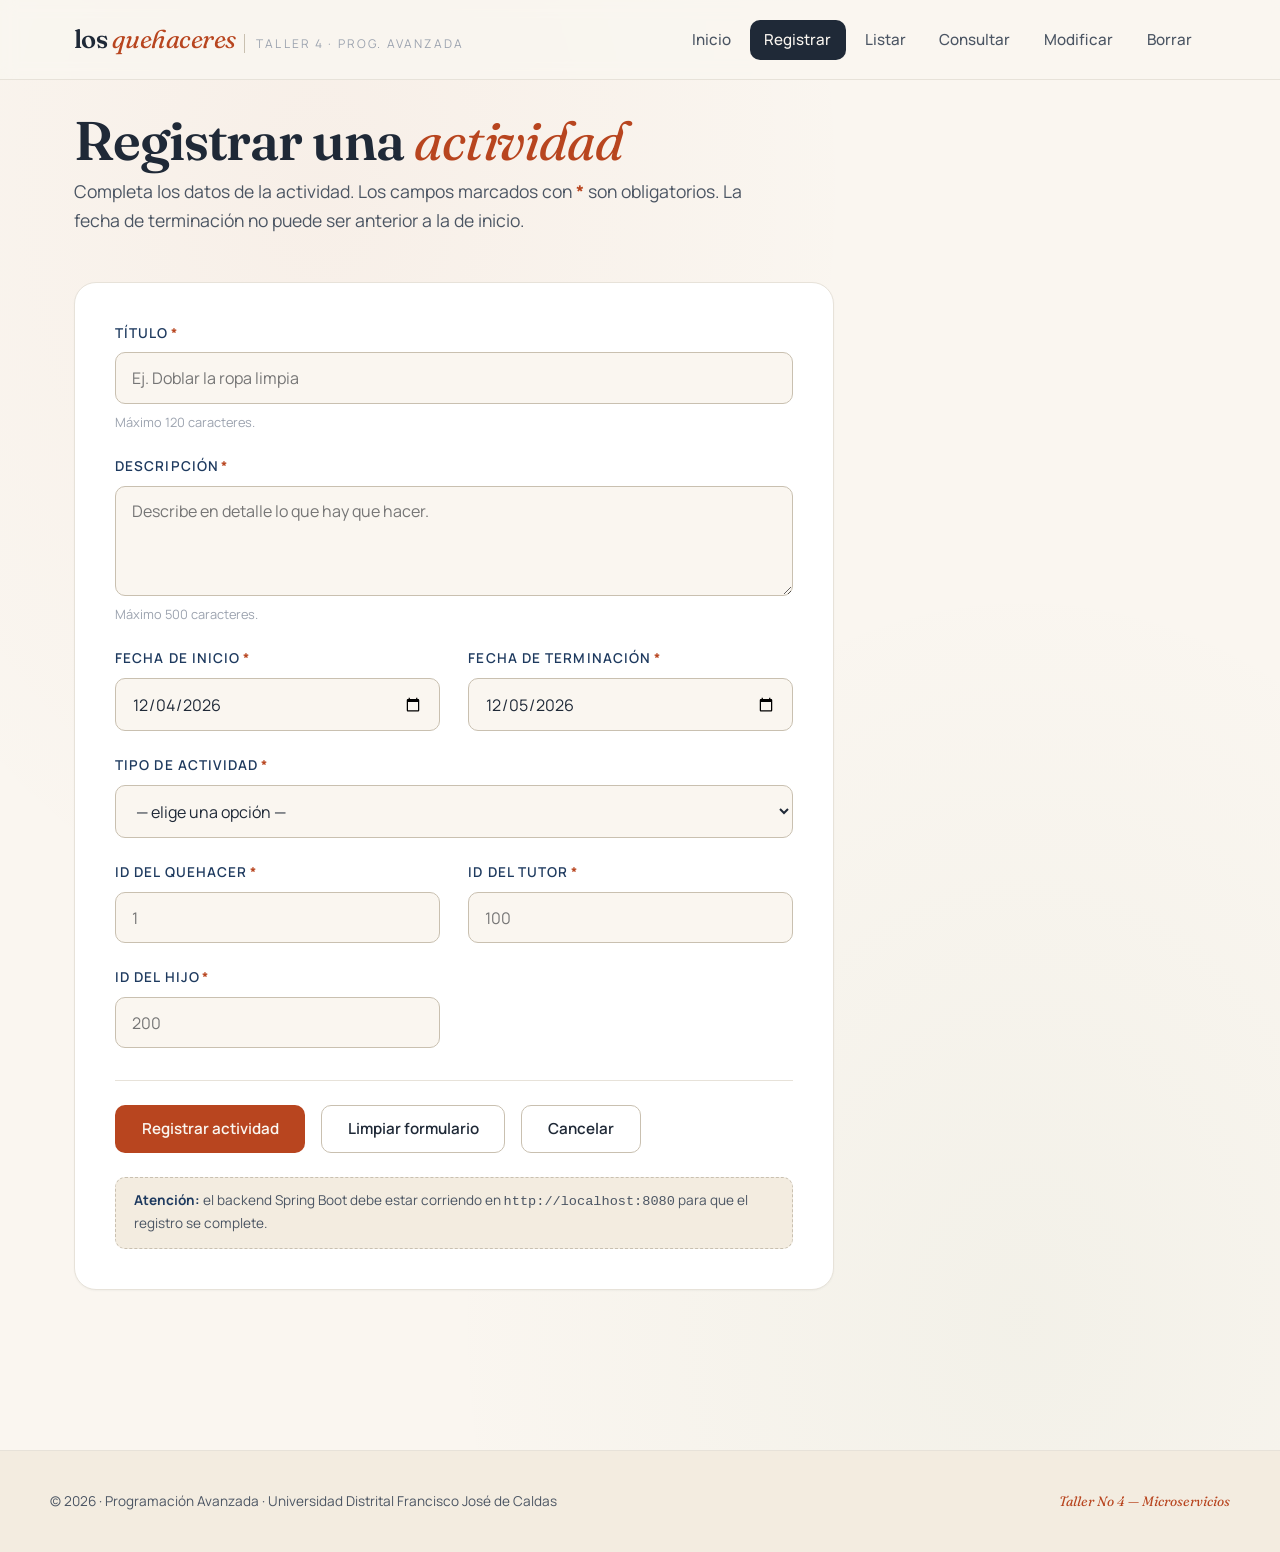
<file: OneDrive/Documentos/NetBeansProjects/frontend-actividades/registrar.html>
<!DOCTYPE html>
<html lang="es">
<head>
    <meta charset="UTF-8">
    <meta name="viewport" content="width=device-width, initial-scale=1.0">
    <title>Registrar actividad · Quehaceres del Hogar</title>

    <link rel="preconnect" href="https://fonts.googleapis.com">
    <link rel="preconnect" href="https://fonts.gstatic.com" crossorigin>
    <link href="https://fonts.googleapis.com/css2?family=Fraunces:opsz,wght@9..144,400;9..144,500;9..144,600;9..144,700&family=Manrope:wght@400;500;600;700&display=swap" rel="stylesheet">

    <link rel="stylesheet" href="css/styles.css">
</head>
<body>

<a href="#contenido" class="skip-link">Saltar al contenido principal</a>

<header class="cabecera">
    <div class="cabecera-interior">
        <a href="index.html" class="marca" aria-label="Inicio · Actividades del Hogar">
            <span class="logotipo">los <em>quehaceres</em></span>
            <span class="subtitulo">Taller 4 · Prog. Avanzada</span>
        </a>
        <nav class="nav" aria-label="Navegación principal">
            <a href="index.html">Inicio</a>
            <a href="registrar.html" class="activo">Registrar</a>
            <a href="listar.html">Listar</a>
            <a href="consultar.html">Consultar</a>
            <a href="modificar.html">Modificar</a>
            <a href="borrar.html">Borrar</a>
        </nav>
    </div>
</header>

<main id="contenido">

    <h1 class="titulo-pagina">Registrar una <em>actividad</em></h1>
    <p class="subtitulo-pagina">
        Completa los datos de la actividad. Los campos marcados con
        <span style="color:var(--terracota);font-weight:700;">*</span> son
        obligatorios. La fecha de terminación no puede ser anterior a la de
        inicio.
    </p>

    <div id="mensaje-form" class="panel-mensaje" role="alert" aria-live="polite" hidden></div>

    <form id="form-registrar" class="formulario" novalidate>

        <div class="grid-campos">

            <div class="campo col-completo">
                <label for="titulo">Título<span class="obligatorio">*</span></label>
                <input type="text" id="titulo" name="titulo" required maxlength="120"
                       placeholder="Ej. Doblar la ropa limpia">
                <span class="ayuda">Máximo 120 caracteres.</span>
            </div>

            <div class="campo col-completo">
                <label for="descripcion">Descripción<span class="obligatorio">*</span></label>
                <textarea id="descripcion" name="descripcion" required maxlength="500"
                          placeholder="Describe en detalle lo que hay que hacer."></textarea>
                <span class="ayuda">Máximo 500 caracteres.</span>
            </div>

            <div class="campo">
                <label for="fechaInicio">Fecha de inicio<span class="obligatorio">*</span></label>
                <input type="date" id="fechaInicio" name="fechaInicio" required>
            </div>

            <div class="campo">
                <label for="fechaTerminacion">Fecha de terminación<span class="obligatorio">*</span></label>
                <input type="date" id="fechaTerminacion" name="fechaTerminacion" required>
            </div>

            <div class="campo col-completo">
                <label for="tipoActividad">Tipo de actividad<span class="obligatorio">*</span></label>
                <select id="tipoActividad" name="tipoActividad" required>
                    <option value="" disabled selected>— elige una opción —</option>
                    <option value="FISICA">Física</option>
                    <option value="ACOMPANAMIENTO">Acompañamiento</option>
                    <option value="SUPERVISION">Supervisión</option>
                    <option value="CREATIVIDAD">Creatividad</option>
                </select>
            </div>

            <div class="campo">
                <label for="idQuehacer">Id del quehacer<span class="obligatorio">*</span></label>
                <input type="number" id="idQuehacer" name="idQuehacer" required min="1" placeholder="1">
            </div>

            <div class="campo">
                <label for="idTutor">Id del tutor<span class="obligatorio">*</span></label>
                <input type="number" id="idTutor" name="idTutor" required min="1" placeholder="100">
            </div>

            <div class="campo">
                <label for="idHijo">Id del hijo<span class="obligatorio">*</span></label>
                <input type="number" id="idHijo" name="idHijo" required min="1" placeholder="200">
            </div>

        </div>

        <div class="acciones-formulario">
            <button type="submit" class="btn btn-terracota">Registrar actividad</button>
            <button type="reset" class="btn btn-secundario">Limpiar formulario</button>
            <a href="index.html" class="btn btn-secundario">Cancelar</a>
        </div>

        <p class="aviso-conexion">
            <strong>Atención:</strong> el backend Spring Boot debe estar corriendo en
            <code>http://localhost:8080</code> para que el registro se complete.
        </p>
    </form>

</main>

<footer class="pie-pagina">
    <div class="pie-interior">
        <span>© 2026 · Programación Avanzada · Universidad Distrital Francisco José de Caldas</span>
        <span class="firma">Taller No 4 — Microservicios</span>
    </div>
</footer>

<script src="js/cliente-api.js"></script>
</body>
</html>
</file>
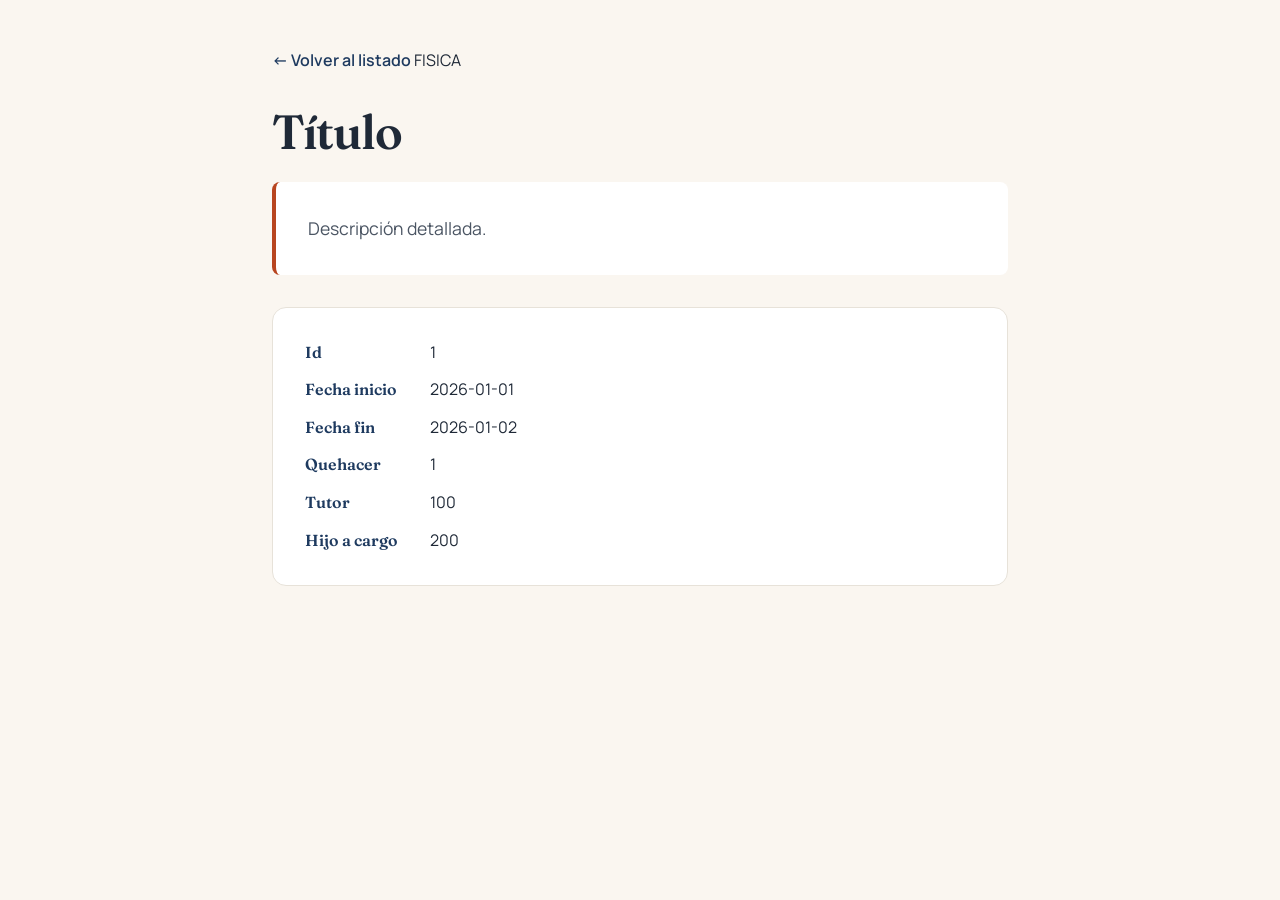
<file: OneDrive/Documentos/NetBeansProjects/backend-actividades/src/main/resources/templates/detalle.html>
<!DOCTYPE html>
<html lang="es" xmlns:th="http://www.thymeleaf.org">
<head>
    <meta charset="UTF-8">
    <meta name="viewport" content="width=device-width, initial-scale=1.0">
    <title th:text="'Actividad: ' + ${actividad.titulo}">Actividad</title>
    <link rel="preconnect" href="https://fonts.googleapis.com">
    <link rel="preconnect" href="https://fonts.gstatic.com" crossorigin>
    <link href="https://fonts.googleapis.com/css2?family=Fraunces:opsz,wght@9..144,400;9..144,600;9..144,700&family=Manrope:wght@400;500;600;700&display=swap" rel="stylesheet">
    <style>
        :root {
            --crema: #FAF6F0;
            --tinta: #1F2937;
            --terracota: #B8451F;
            --salvia: #6B8E5A;
            --navy: #1E3A5F;
            --borde: #E7E2D9;
        }
        * { box-sizing: border-box; margin: 0; padding: 0; }
        body {
            font-family: 'Manrope', sans-serif;
            background: var(--crema);
            color: var(--tinta);
            padding: 3rem 2rem;
            max-width: 800px;
            margin: 0 auto;
            line-height: 1.6;
        }
        a.volver {
            display: inline-block;
            color: var(--navy);
            text-decoration: none;
            font-weight: 600;
            margin-bottom: 2rem;
        }
        a.volver:before { content: "← "; }
        .tipo {
            font-size: 0.75rem;
            font-weight: 700;
            letter-spacing: 0.15em;
            padding: 0.3rem 0.8rem;
            border-radius: 99px;
            text-transform: uppercase;
            display: inline-block;
            margin-bottom: 1rem;
        }
        .FISICA         { background: #FEE2D6; color: #92310C; }
        .ACOMPANAMIENTO { background: #DCEFD2; color: #3F5C2D; }
        .SUPERVISION    { background: #DCE4F0; color: #1E3A5F; }
        .CREATIVIDAD    { background: #F8E2D9; color: #92310C; }
        h1 {
            font-family: 'Fraunces', serif;
            font-weight: 600;
            font-size: 3rem;
            line-height: 1.1;
            letter-spacing: -0.02em;
            margin-bottom: 1.5rem;
        }
        .descripcion {
            font-size: 1.1rem;
            color: #4B5563;
            padding: 2rem;
            background: white;
            border-left: 4px solid var(--terracota);
            border-radius: 8px;
            margin-bottom: 2rem;
        }
        dl {
            display: grid;
            grid-template-columns: max-content 1fr;
            gap: 0.75rem 2rem;
            background: white;
            padding: 2rem;
            border: 1px solid var(--borde);
            border-radius: 14px;
        }
        dt {
            font-family: 'Fraunces', serif;
            font-weight: 600;
            color: var(--navy);
        }
        dd { font-family: 'Manrope', monospace; }
    </style>
</head>
<body>
<a class="volver" th:href="@{/vista/actividades}">Volver al listado</a>

<span th:class="'tipo ' + ${actividad.tipoActividad}" th:text="${actividad.tipoActividad}">FISICA</span>
<h1 th:text="${actividad.titulo}">Título</h1>
<p class="descripcion" th:text="${actividad.descripcion}">Descripción detallada.</p>

<dl>
    <dt>Id</dt>            <dd th:text="${actividad.id}">1</dd>
    <dt>Fecha inicio</dt>  <dd th:text="${actividad.fechaInicio}">2026-01-01</dd>
    <dt>Fecha fin</dt>     <dd th:text="${actividad.fechaTerminacion}">2026-01-02</dd>
    <dt>Quehacer</dt>      <dd th:text="${actividad.idQuehacer}">1</dd>
    <dt>Tutor</dt>         <dd th:text="${actividad.idTutor}">100</dd>
    <dt>Hijo a cargo</dt>  <dd th:text="${actividad.idHijo}">200</dd>
</dl>
</body>
</html>
</file>
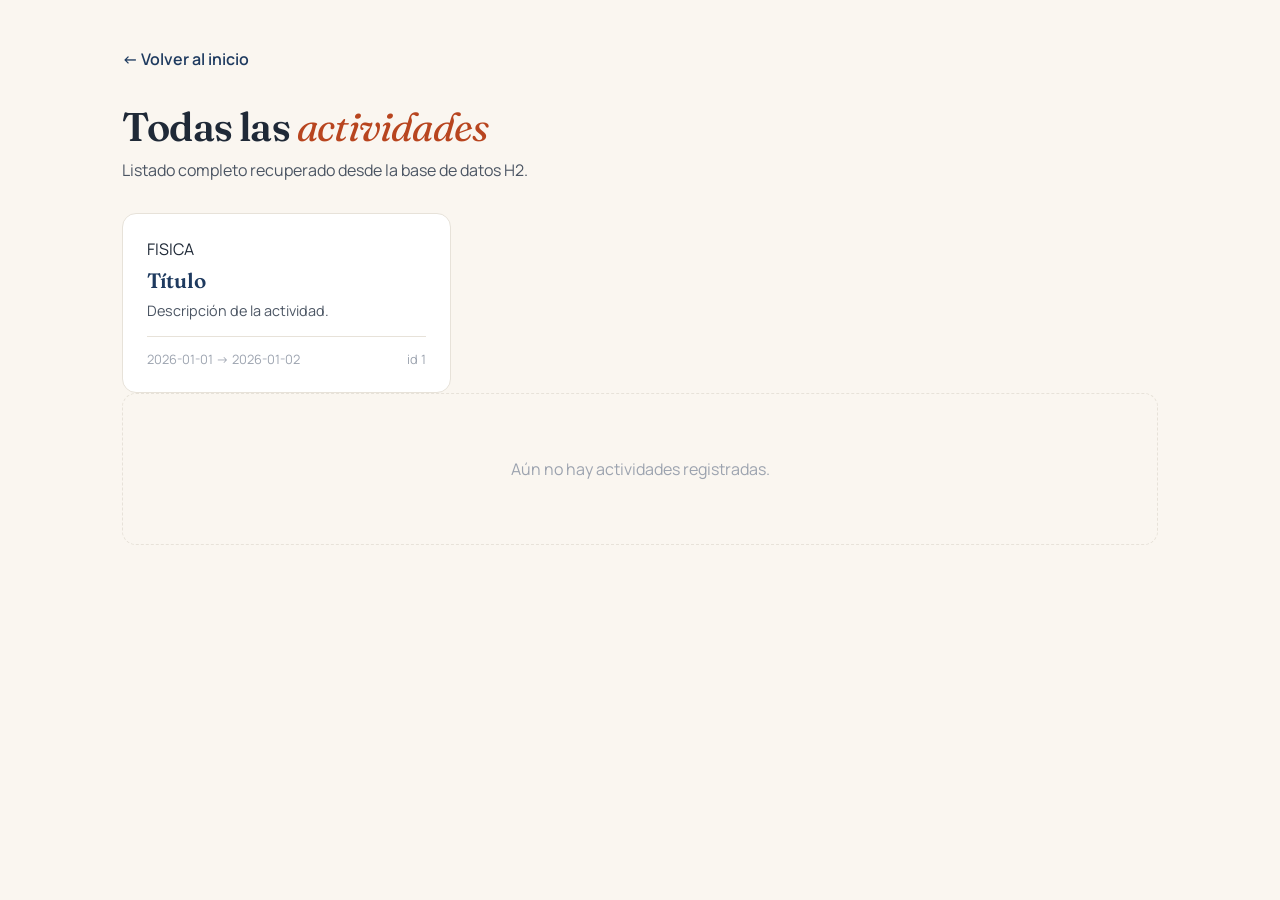
<file: OneDrive/Documentos/NetBeansProjects/backend-actividades/src/main/resources/templates/lista.html>
<!DOCTYPE html>
<html lang="es" xmlns:th="http://www.thymeleaf.org">
<head>
    <meta charset="UTF-8">
    <meta name="viewport" content="width=device-width, initial-scale=1.0">
    <title>Lista de Actividades</title>
    <link rel="preconnect" href="https://fonts.googleapis.com">
    <link rel="preconnect" href="https://fonts.gstatic.com" crossorigin>
    <link href="https://fonts.googleapis.com/css2?family=Fraunces:opsz,wght@9..144,400;9..144,600;9..144,700&family=Manrope:wght@400;500;600;700&display=swap" rel="stylesheet">
    <style>
        :root {
            --crema: #FAF6F0;
            --tinta: #1F2937;
            --terracota: #B8451F;
            --salvia: #6B8E5A;
            --navy: #1E3A5F;
            --borde: #E7E2D9;
        }
        * { box-sizing: border-box; margin: 0; padding: 0; }
        body {
            font-family: 'Manrope', sans-serif;
            background: var(--crema);
            color: var(--tinta);
            padding: 3rem 2rem;
            max-width: 1100px;
            margin: 0 auto;
        }
        h1 {
            font-family: 'Fraunces', serif;
            font-weight: 600;
            font-size: 2.5rem;
            letter-spacing: -0.02em;
            margin-bottom: 0.5rem;
        }
        h1 em { font-style: italic; color: var(--terracota); font-weight: 400; }
        p.lead { color: #4B5563; margin-bottom: 2rem; }
        a.volver {
            display: inline-block;
            color: var(--navy);
            text-decoration: none;
            font-weight: 600;
            margin-bottom: 2rem;
        }
        a.volver:before { content: "← "; }
        .grid {
            display: grid;
            grid-template-columns: repeat(auto-fill, minmax(300px, 1fr));
            gap: 1.5rem;
        }
        .card {
            background: white;
            border: 1px solid var(--borde);
            border-radius: 14px;
            padding: 1.5rem;
            transition: transform 0.2s, box-shadow 0.2s;
        }
        .card:hover {
            transform: translateY(-2px);
            box-shadow: 0 8px 24px rgba(31,41,55,0.08);
        }
        .card h3 {
            font-family: 'Fraunces', serif;
            font-weight: 600;
            font-size: 1.3rem;
            margin: 0.5rem 0;
            color: var(--navy);
        }
        .card p {
            font-size: 0.9rem;
            color: #4B5563;
            margin-bottom: 1rem;
        }
        .meta {
            display: flex;
            justify-content: space-between;
            font-size: 0.8rem;
            color: #9CA3AF;
            border-top: 1px solid var(--borde);
            padding-top: 0.8rem;
        }
        .tipo {
            font-size: 0.7rem;
            font-weight: 700;
            letter-spacing: 0.1em;
            padding: 0.25rem 0.7rem;
            border-radius: 4px;
            text-transform: uppercase;
            display: inline-block;
        }
        .FISICA         { background: #FEE2D6; color: #92310C; }
        .ACOMPANAMIENTO { background: #DCEFD2; color: #3F5C2D; }
        .SUPERVISION    { background: #DCE4F0; color: #1E3A5F; }
        .CREATIVIDAD    { background: #F8E2D9; color: #92310C; }
        .vacio {
            text-align: center;
            padding: 4rem;
            color: #9CA3AF;
            border: 1px dashed var(--borde);
            border-radius: 14px;
        }
    </style>
</head>
<body>
<a class="volver" th:href="@{/vista}">Volver al inicio</a>
<h1>Todas las <em>actividades</em></h1>
<p class="lead">Listado completo recuperado desde la base de datos H2.</p>

<div class="grid" th:if="${not #lists.isEmpty(actividades)}">
    <div class="card" th:each="act : ${actividades}">
        <span th:class="'tipo ' + ${act.tipoActividad}" th:text="${act.tipoActividad}">FISICA</span>
        <h3 th:text="${act.titulo}">Título</h3>
        <p th:text="${act.descripcion}">Descripción de la actividad.</p>
        <div class="meta">
            <span>
                <span th:text="${act.fechaInicio}">2026-01-01</span> →
                <span th:text="${act.fechaTerminacion}">2026-01-02</span>
            </span>
            <span>id <span th:text="${act.id}">1</span></span>
        </div>
    </div>
</div>

<div class="vacio" th:if="${#lists.isEmpty(actividades)}">
    Aún no hay actividades registradas.
</div>
</body>
</html>
</file>
<file: css/styles.css>
/* =========================================================================
   ESTILOS GLOBALES · FRONTEND ACTIVIDADES DEL HOGAR
   Taller No 4 - Programación Avanzada · Universidad Distrital
   --------------------------------------------------------------------------
   Estética: editorial cálida. Paleta crema/terracota/salvia/navy.
   Tipografías: Fraunces (display, serif) + Manrope (texto).
   ========================================================================= */

/* -------------------------------------------------------------------------
   1. RESET + VARIABLES
   ------------------------------------------------------------------------- */
*, *::before, *::after {
    box-sizing: border-box;
    margin: 0;
    padding: 0;
}

:root {
    /* Paleta */
    --crema:        #FAF6F0;
    --crema-2:      #F3ECE0;
    --tinta:        #1F2937;
    --tinta-suave:  #4B5563;
    --gris-medio:   #9CA3AF;
    --terracota:    #B8451F;
    --terracota-2:  #92310C;
    --salvia:       #6B8E5A;
    --salvia-2:     #3F5C2D;
    --navy:         #1E3A5F;
    --navy-2:       #102341;
    --ambar:        #B47B0F;
    --borde:        #E7E2D9;
    --borde-fuerte: #C9C0B0;
    --error:        #B91C1C;
    --error-bg:     #FEE2E2;
    --exito:        #166534;
    --exito-bg:     #DCFCE7;
    --info-bg:      #DCE4F0;

    /* Tipografía */
    --serif: 'Fraunces', Georgia, serif;
    --sans:  'Manrope', system-ui, sans-serif;

    /* Espaciado y radios */
    --r-sm: 6px;
    --r-md: 10px;
    --r-lg: 14px;
    --r-xl: 22px;

    /* Sombras */
    --sombra-sm: 0 1px 2px rgba(31, 41, 55, 0.04);
    --sombra-md: 0 4px 12px rgba(31, 41, 55, 0.06);
    --sombra-lg: 0 16px 40px rgba(31, 41, 55, 0.10);
}

/* -------------------------------------------------------------------------
   2. BASE
   ------------------------------------------------------------------------- */
html { scroll-behavior: smooth; }

body {
    font-family: var(--sans);
    font-size: 16px;
    line-height: 1.6;
    color: var(--tinta);
    background: var(--crema);
    /* Textura sutil de papel */
    background-image:
        radial-gradient(at 25% 12%, rgba(184, 69, 31, 0.04) 0, transparent 40%),
        radial-gradient(at 80% 85%, rgba(107, 142, 90, 0.05) 0, transparent 40%);
    min-height: 100vh;
    -webkit-font-smoothing: antialiased;
    text-rendering: optimizeLegibility;
}

main {
    max-width: 1180px;
    margin: 0 auto;
    padding: 2rem 1.5rem 5rem;
}

/* Foco visible para accesibilidad */
:focus-visible {
    outline: 3px solid var(--terracota);
    outline-offset: 3px;
    border-radius: var(--r-sm);
}

/* Selección de texto */
::selection {
    background: var(--terracota);
    color: var(--crema);
}

/* -------------------------------------------------------------------------
   3. ENLACE "SALTAR AL CONTENIDO" (accesibilidad)
   ------------------------------------------------------------------------- */
.skip-link {
    position: absolute;
    top: -100px;
    left: 1rem;
    background: var(--navy);
    color: var(--crema);
    padding: 0.6rem 1.2rem;
    border-radius: var(--r-md);
    z-index: 9999;
    font-weight: 600;
    transition: top 0.2s;
}
.skip-link:focus { top: 1rem; }

/* -------------------------------------------------------------------------
   4. ENCABEZADO Y NAVEGACIÓN
   ------------------------------------------------------------------------- */
.cabecera {
    border-bottom: 1px solid var(--borde);
    background: rgba(250, 246, 240, 0.85);
    backdrop-filter: blur(8px);
    position: sticky;
    top: 0;
    z-index: 100;
}

.cabecera-interior {
    max-width: 1180px;
    margin: 0 auto;
    padding: 1.2rem 1.5rem;
    display: flex;
    align-items: center;
    justify-content: space-between;
    gap: 2rem;
    flex-wrap: wrap;
}

.marca {
    display: flex;
    align-items: baseline;
    gap: 0.5rem;
    text-decoration: none;
    color: var(--tinta);
}

.marca .logotipo {
    font-family: var(--serif);
    font-weight: 600;
    font-size: 1.6rem;
    letter-spacing: -0.02em;
}

.marca .logotipo em {
    font-style: italic;
    color: var(--terracota);
    font-weight: 400;
}

.marca .subtitulo {
    font-size: 0.75rem;
    text-transform: uppercase;
    letter-spacing: 0.18em;
    color: var(--gris-medio);
    border-left: 1px solid var(--borde-fuerte);
    padding-left: 0.7rem;
}

.nav {
    display: flex;
    gap: 0.3rem;
    flex-wrap: wrap;
}

.nav a {
    text-decoration: none;
    color: var(--tinta-suave);
    font-weight: 500;
    font-size: 0.95rem;
    padding: 0.5rem 0.9rem;
    border-radius: var(--r-md);
    transition: background 0.15s, color 0.15s;
}

.nav a:hover {
    background: var(--crema-2);
    color: var(--tinta);
}

.nav a.activo {
    background: var(--tinta);
    color: var(--crema);
}

/* -------------------------------------------------------------------------
   5. HÉROE EDITORIAL (página inicio)
   ------------------------------------------------------------------------- */
.hero {
    padding: 5rem 0 4rem;
    border-bottom: 1px solid var(--borde);
    margin-bottom: 4rem;
    position: relative;
}

.hero .etiqueta {
    display: inline-block;
    font-size: 0.7rem;
    font-weight: 700;
    letter-spacing: 0.22em;
    text-transform: uppercase;
    color: var(--terracota);
    border: 1px solid var(--terracota);
    padding: 0.35rem 0.9rem;
    border-radius: 99px;
    margin-bottom: 1.8rem;
}

.hero h1 {
    font-family: var(--serif);
    font-weight: 600;
    font-size: clamp(2.6rem, 7vw, 5.5rem);
    line-height: 0.95;
    letter-spacing: -0.03em;
    margin-bottom: 1.5rem;
    max-width: 14ch;
}

.hero h1 em {
    font-style: italic;
    color: var(--terracota);
    font-weight: 400;
}

.hero .descripcion {
    font-size: 1.2rem;
    color: var(--tinta-suave);
    max-width: 55ch;
    margin-bottom: 2.5rem;
}

.hero-acciones {
    display: flex;
    gap: 1rem;
    flex-wrap: wrap;
}

/* -------------------------------------------------------------------------
   6. TIPOGRAFÍA INTERNA
   ------------------------------------------------------------------------- */
.titulo-pagina {
    font-family: var(--serif);
    font-weight: 600;
    font-size: clamp(2.2rem, 5vw, 3.4rem);
    line-height: 1.05;
    letter-spacing: -0.02em;
    margin-bottom: 0.5rem;
}

.titulo-pagina em {
    font-style: italic;
    color: var(--terracota);
    font-weight: 400;
}

.subtitulo-pagina {
    font-size: 1.1rem;
    color: var(--tinta-suave);
    max-width: 65ch;
    margin-bottom: 3rem;
}

h2 {
    font-family: var(--serif);
    font-weight: 600;
    font-size: 1.6rem;
    color: var(--navy);
    margin-bottom: 1rem;
}

h3 {
    font-family: var(--serif);
    font-weight: 600;
    font-size: 1.25rem;
    color: var(--navy);
}

/* -------------------------------------------------------------------------
   7. BOTONES
   ------------------------------------------------------------------------- */
.btn {
    display: inline-flex;
    align-items: center;
    justify-content: center;
    gap: 0.5rem;
    font-family: var(--sans);
    font-weight: 600;
    font-size: 0.95rem;
    line-height: 1;
    padding: 0.95rem 1.6rem;
    border-radius: var(--r-md);
    border: 1px solid transparent;
    text-decoration: none;
    cursor: pointer;
    transition: transform 0.1s, background 0.15s, border-color 0.15s, color 0.15s;
    white-space: nowrap;
}

.btn:active { transform: translateY(1px); }

.btn-primario {
    background: var(--tinta);
    color: var(--crema);
}
.btn-primario:hover { background: var(--navy); }

.btn-secundario {
    background: transparent;
    color: var(--tinta);
    border-color: var(--borde-fuerte);
}
.btn-secundario:hover { background: white; border-color: var(--tinta); }

.btn-terracota {
    background: var(--terracota);
    color: var(--crema);
}
.btn-terracota:hover { background: var(--terracota-2); }

.btn-peligro {
    background: var(--error);
    color: white;
}
.btn-peligro:hover { background: #7F1D1D; }

.btn-pequeno {
    padding: 0.55rem 1rem;
    font-size: 0.85rem;
}

/* -------------------------------------------------------------------------
   8. TARJETAS DE OPCIÓN (página inicio)
   ------------------------------------------------------------------------- */
.opciones {
    display: grid;
    grid-template-columns: repeat(auto-fit, minmax(260px, 1fr));
    gap: 1.5rem;
    margin-top: 2rem;
}

.tarjeta-opcion {
    background: white;
    border: 1px solid var(--borde);
    border-radius: var(--r-lg);
    padding: 2rem 1.8rem;
    text-decoration: none;
    color: inherit;
    display: flex;
    flex-direction: column;
    gap: 0.75rem;
    transition: transform 0.2s, box-shadow 0.2s, border-color 0.2s;
    position: relative;
    overflow: hidden;
}

.tarjeta-opcion::before {
    content: "";
    position: absolute;
    top: 0;
    left: 0;
    height: 3px;
    width: 0;
    background: var(--terracota);
    transition: width 0.3s ease;
}

.tarjeta-opcion:hover {
    transform: translateY(-3px);
    box-shadow: var(--sombra-md);
    border-color: var(--borde-fuerte);
}

.tarjeta-opcion:hover::before { width: 100%; }

.tarjeta-opcion .numero {
    font-family: var(--serif);
    font-style: italic;
    font-size: 0.95rem;
    color: var(--terracota);
    letter-spacing: 0.05em;
}

.tarjeta-opcion h3 {
    font-size: 1.4rem;
    margin-bottom: 0.3rem;
}

.tarjeta-opcion p {
    color: var(--tinta-suave);
    font-size: 0.95rem;
    flex-grow: 1;
}

.tarjeta-opcion .flecha {
    align-self: flex-end;
    font-family: var(--serif);
    color: var(--terracota);
    font-size: 1.5rem;
    transition: transform 0.2s;
}
.tarjeta-opcion:hover .flecha { transform: translateX(6px); }

/* -------------------------------------------------------------------------
   9. FORMULARIOS
   ------------------------------------------------------------------------- */
.formulario {
    background: white;
    border: 1px solid var(--borde);
    border-radius: var(--r-xl);
    padding: 2.5rem;
    max-width: 760px;
    box-shadow: var(--sombra-sm);
}

.formulario .grid-campos {
    display: grid;
    grid-template-columns: repeat(auto-fit, minmax(220px, 1fr));
    gap: 1.5rem 1.8rem;
}

.campo {
    display: flex;
    flex-direction: column;
    gap: 0.5rem;
}

.campo.col-completo { grid-column: 1 / -1; }

.campo label {
    font-size: 0.85rem;
    font-weight: 600;
    text-transform: uppercase;
    letter-spacing: 0.08em;
    color: var(--navy);
}

.campo .obligatorio {
    color: var(--terracota);
    font-weight: 700;
    margin-left: 0.15rem;
}

.campo input,
.campo select,
.campo textarea {
    font-family: var(--sans);
    font-size: 1rem;
    color: var(--tinta);
    background: var(--crema);
    border: 1.5px solid var(--borde-fuerte);
    border-radius: var(--r-md);
    padding: 0.85rem 1rem;
    transition: border-color 0.15s, background 0.15s, box-shadow 0.15s;
    width: 100%;
}

.campo input:hover,
.campo select:hover,
.campo textarea:hover {
    border-color: var(--tinta-suave);
}

.campo input:focus,
.campo select:focus,
.campo textarea:focus {
    border-color: var(--terracota);
    background: white;
    outline: none;
    box-shadow: 0 0 0 3px rgba(184, 69, 31, 0.15);
}

.campo textarea {
    min-height: 110px;
    resize: vertical;
    font-family: var(--sans);
}

.campo .ayuda {
    font-size: 0.8rem;
    color: var(--gris-medio);
}

.acciones-formulario {
    display: flex;
    gap: 1rem;
    margin-top: 2rem;
    padding-top: 1.5rem;
    border-top: 1px solid var(--borde);
    flex-wrap: wrap;
}

/* -------------------------------------------------------------------------
   10. PANELES DE MENSAJE (sustituyen alerts y console)
   ------------------------------------------------------------------------- */
.panel-mensaje {
    border-radius: var(--r-md);
    padding: 1rem 1.3rem;
    margin-bottom: 1.5rem;
    border-left: 4px solid;
    display: flex;
    gap: 0.8rem;
    align-items: flex-start;
    font-size: 0.95rem;
}

.panel-mensaje[hidden] { display: none; }

.panel-mensaje.exito {
    background: var(--exito-bg);
    border-color: var(--exito);
    color: var(--exito);
}

.panel-mensaje.error {
    background: var(--error-bg);
    border-color: var(--error);
    color: var(--error);
}

.panel-mensaje.info {
    background: var(--info-bg);
    border-color: var(--navy);
    color: var(--navy);
}

.panel-mensaje .icono {
    font-family: var(--serif);
    font-style: italic;
    font-weight: 700;
    font-size: 1.2rem;
    line-height: 1;
}

.panel-mensaje .texto strong { display: block; margin-bottom: 0.2rem; }

/* -------------------------------------------------------------------------
   11. AVISO DE MODO DEMO (al pie del formulario)
   ------------------------------------------------------------------------- */
.aviso-conexion {
    background: var(--crema-2);
    border: 1px dashed var(--borde-fuerte);
    border-radius: var(--r-md);
    padding: 0.8rem 1.1rem;
    font-size: 0.85rem;
    color: var(--tinta-suave);
    margin-top: 1.5rem;
}
.aviso-conexion strong { color: var(--navy); }

/* -------------------------------------------------------------------------
   12. CUADRÍCULA DE TARJETAS (listado)
   ------------------------------------------------------------------------- */
.cuadricula-actividades {
    display: grid;
    grid-template-columns: repeat(auto-fill, minmax(310px, 1fr));
    gap: 1.5rem;
}

.tarjeta-actividad {
    background: white;
    border: 1px solid var(--borde);
    border-radius: var(--r-lg);
    padding: 1.6rem;
    display: flex;
    flex-direction: column;
    gap: 0.8rem;
    transition: transform 0.2s, box-shadow 0.2s;
    position: relative;
}

.tarjeta-actividad:hover {
    transform: translateY(-2px);
    box-shadow: var(--sombra-md);
}

.tarjeta-actividad .id-actividad {
    position: absolute;
    top: 1rem;
    right: 1rem;
    font-family: var(--serif);
    font-style: italic;
    color: var(--gris-medio);
    font-size: 0.95rem;
}

.tarjeta-actividad h3 {
    font-size: 1.25rem;
    color: var(--navy);
    line-height: 1.25;
}

.tarjeta-actividad p {
    color: var(--tinta-suave);
    font-size: 0.92rem;
    flex-grow: 1;
}

.tarjeta-actividad .pie {
    display: flex;
    justify-content: space-between;
    align-items: center;
    border-top: 1px solid var(--borde);
    padding-top: 0.8rem;
    margin-top: 0.5rem;
    font-size: 0.8rem;
    color: var(--gris-medio);
}

.tarjeta-actividad .pie .fechas { font-family: monospace; }

/* -------------------------------------------------------------------------
   13. ETIQUETAS DE TIPO DE ACTIVIDAD
   ------------------------------------------------------------------------- */
.etiqueta-tipo {
    display: inline-block;
    font-size: 0.7rem;
    font-weight: 700;
    letter-spacing: 0.13em;
    text-transform: uppercase;
    padding: 0.3rem 0.75rem;
    border-radius: 99px;
    align-self: flex-start;
}

.etiqueta-tipo.FISICA         { background: #FEE2D6; color: #92310C; }
.etiqueta-tipo.ACOMPANAMIENTO { background: #DCEFD2; color: #3F5C2D; }
.etiqueta-tipo.SUPERVISION    { background: #DCE4F0; color: #1E3A5F; }
.etiqueta-tipo.CREATIVIDAD    { background: #F8E2D9; color: #92310C; }

/* -------------------------------------------------------------------------
   14. DETALLE DE ACTIVIDAD
   ------------------------------------------------------------------------- */
.detalle {
    background: white;
    border: 1px solid var(--borde);
    border-radius: var(--r-xl);
    padding: 2.5rem;
    max-width: 760px;
}

.detalle h3.titulo-actividad {
    font-family: var(--serif);
    font-weight: 600;
    font-size: 2rem;
    line-height: 1.15;
    margin: 0.7rem 0 1.5rem;
    color: var(--tinta);
}

.detalle .descripcion-actividad {
    font-size: 1.1rem;
    color: var(--tinta-suave);
    border-left: 4px solid var(--terracota);
    padding: 0.3rem 0 0.3rem 1.2rem;
    margin-bottom: 2rem;
}

.detalle dl {
    display: grid;
    grid-template-columns: max-content 1fr;
    gap: 0.8rem 2rem;
    border-top: 1px solid var(--borde);
    padding-top: 1.5rem;
}

.detalle dt {
    font-family: var(--serif);
    font-weight: 600;
    color: var(--navy);
    font-size: 0.95rem;
}

.detalle dd {
    font-family: var(--sans);
    font-size: 0.95rem;
    color: var(--tinta);
}

/* -------------------------------------------------------------------------
   15. ESTADO VACÍO
   ------------------------------------------------------------------------- */
.vacio {
    text-align: center;
    padding: 4rem 2rem;
    border: 1px dashed var(--borde-fuerte);
    border-radius: var(--r-lg);
    color: var(--tinta-suave);
}
.vacio .icono {
    font-family: var(--serif);
    font-style: italic;
    color: var(--terracota);
    font-size: 3rem;
    margin-bottom: 1rem;
    display: block;
}
.vacio h3 {
    color: var(--tinta);
    margin-bottom: 0.5rem;
}

/* -------------------------------------------------------------------------
   16. PIE DE PÁGINA
   ------------------------------------------------------------------------- */
.pie-pagina {
    border-top: 1px solid var(--borde);
    margin-top: 5rem;
    padding: 2.5rem 1.5rem;
    background: var(--crema-2);
}

.pie-interior {
    max-width: 1180px;
    margin: 0 auto;
    display: flex;
    justify-content: space-between;
    flex-wrap: wrap;
    gap: 1.5rem;
    color: var(--tinta-suave);
    font-size: 0.85rem;
}

.pie-interior .firma {
    font-family: var(--serif);
    font-style: italic;
    color: var(--terracota);
}

/* -------------------------------------------------------------------------
   17. AJUSTES RESPONSIVOS
   ------------------------------------------------------------------------- */
@media (max-width: 700px) {
    .hero { padding: 3rem 0 2.5rem; }
    .formulario { padding: 1.8rem 1.5rem; }
    .detalle { padding: 1.8rem 1.5rem; }
    .cabecera-interior { padding: 1rem; }
    .marca .subtitulo { display: none; }
    .acciones-formulario { flex-direction: column; }
    .acciones-formulario .btn { width: 100%; }
}

/* -------------------------------------------------------------------------
   18. UTILIDADES
   ------------------------------------------------------------------------- */
.flex-entre { display: flex; justify-content: space-between; align-items: center; gap: 1rem; flex-wrap: wrap; }
.mt-2 { margin-top: 2rem; }
.solo-lectura-screen { position: absolute; left: -10000px; }

/* =========================================================================
   ESTILOS ADICIONALES — SECCIONES ENDPOINT + TABLAS DE RESPUESTA
   ========================================================================= */

/* Chips de método HTTP */
.chip {
    display: inline-block;
    font-size: 0.72rem;
    font-weight: 700;
    letter-spacing: 0.12em;
    text-transform: uppercase;
    padding: 0.3rem 0.8rem;
    border-radius: 99px;
    font-family: var(--sans);
}
.chip-post   { background: #DBEAFE; color: #1D4ED8; }
.chip-get    { background: #DCFCE7; color: #166534; }
.chip-put    { background: #FEF3C7; color: #92400E; }
.chip-delete { background: #FEE2E2; color: #991B1B; }
.chip-201    { background: #DBEAFE; color: #1D4ED8; }
.chip-200    { background: #DCFCE7; color: #166534; }
.chip-204    { background: #F3F4F6; color: #374151; }

/* Botones con color de método */
.btn-post   { background:#1D4ED8; color:white; }
.btn-post:hover { background:#1E40AF; }
.btn-get    { background:#166534; color:white; }
.btn-get:hover { background:#14532D; }
.btn-put    { background:#92400E; color:white; }
.btn-put:hover { background:#78350F; }
.btn-delete { background:#991B1B; color:white; }
.btn-delete:hover { background:#7F1D1D; }

/* Secciones endpoint */
.seccion-endpoint {
    margin-bottom: 2.5rem;
    border: 1px solid var(--borde);
    border-radius: var(--r-xl);
    padding: 2rem;
    background: white;
    box-shadow: var(--sombra-sm);
}

.seccion-cabecera {
    display: flex;
    align-items: center;
    gap: 0.9rem;
    margin-bottom: 0.6rem;
}

.seccion-cabecera h2 {
    font-size: 1.25rem;
    margin-bottom: 0;
    color: var(--navy);
}

.seccion-desc {
    color: var(--tinta-suave);
    font-size: 0.95rem;
    max-width: 70ch;
    margin-bottom: 1.5rem;
}

/* Etiqueta de paso */
.etiqueta-paso {
    font-size: 0.78rem;
    font-weight: 700;
    letter-spacing: 0.1em;
    text-transform: uppercase;
    color: var(--navy);
    background: var(--crema-2);
    border: 1px solid var(--borde);
    border-radius: var(--r-md);
    padding: 0.45rem 1rem;
    margin-bottom: 1.2rem;
    display: inline-block;
}

/* Caja URL */
.caja-url {
    background: var(--crema-2);
    border: 1px solid var(--borde-fuerte);
    border-radius: var(--r-md);
    padding: 0.9rem 1.2rem;
    font-size: 0.95rem;
    color: var(--navy);
    margin-bottom: 0.5rem;
}

/* Tabla de respuesta */
.tabla-respuesta-wrap {
    overflow-x: auto;
    border-radius: var(--r-md);
    border: 1px solid var(--borde);
}

.tabla-respuesta {
    width: 100%;
    border-collapse: collapse;
    font-size: 0.9rem;
}

.tabla-respuesta thead tr {
    background: var(--navy);
    color: var(--crema);
}

.tabla-respuesta thead th {
    padding: 0.75rem 1.1rem;
    text-align: left;
    font-size: 0.78rem;
    font-weight: 700;
    letter-spacing: 0.1em;
    text-transform: uppercase;
    white-space: nowrap;
}

.tabla-respuesta tbody tr {
    border-bottom: 1px solid var(--borde);
    transition: background 0.1s;
}

.tabla-respuesta tbody tr:last-child { border-bottom: none; }
.tabla-respuesta tbody tr:hover { background: var(--crema); }

.tabla-respuesta tbody td {
    padding: 0.7rem 1.1rem;
    color: var(--tinta);
    vertical-align: middle;
}

.tabla-respuesta tbody td:first-child {
    font-family: var(--serif);
    font-weight: 600;
    color: var(--navy);
    white-space: nowrap;
}

.tabla-respuesta tbody td:nth-child(2) {
    font-family: monospace;
    font-size: 0.82rem;
    color: var(--tinta-suave);
    white-space: nowrap;
}

.tabla-respuesta tbody td:nth-child(3) {
    font-family: monospace;
    font-size: 0.88rem;
    color: var(--tinta);
    word-break: break-word;
}

.celda-vacia {
    text-align: center;
    color: var(--gris-medio);
    font-style: italic;
    padding: 2rem !important;
}

/* Fila de éxito en tabla */
.fila-exito td { background: #F0FDF4; }
.fila-exito td:first-child { color: var(--salvia-2); }

/* Fila de error en tabla */
.fila-error td { background: #FEF2F2; }
</file>
<file: OneDrive/Documentos/NetBeansProjects/frontend-actividades/css/styles.css>
/* =========================================================================
   ESTILOS GLOBALES · FRONTEND ACTIVIDADES DEL HOGAR
   Taller No 4 - Programación Avanzada · Universidad Distrital
   --------------------------------------------------------------------------
   Estética: editorial cálida. Paleta crema/terracota/salvia/navy.
   Tipografías: Fraunces (display, serif) + Manrope (texto).
   ========================================================================= */

/* -------------------------------------------------------------------------
   1. RESET + VARIABLES
   ------------------------------------------------------------------------- */
*, *::before, *::after {
    box-sizing: border-box;
    margin: 0;
    padding: 0;
}

:root {
    /* Paleta */
    --crema:        #FAF6F0;
    --crema-2:      #F3ECE0;
    --tinta:        #1F2937;
    --tinta-suave:  #4B5563;
    --gris-medio:   #9CA3AF;
    --terracota:    #B8451F;
    --terracota-2:  #92310C;
    --salvia:       #6B8E5A;
    --salvia-2:     #3F5C2D;
    --navy:         #1E3A5F;
    --navy-2:       #102341;
    --ambar:        #B47B0F;
    --borde:        #E7E2D9;
    --borde-fuerte: #C9C0B0;
    --error:        #B91C1C;
    --error-bg:     #FEE2E2;
    --exito:        #166534;
    --exito-bg:     #DCFCE7;
    --info-bg:      #DCE4F0;

    /* Tipografía */
    --serif: 'Fraunces', Georgia, serif;
    --sans:  'Manrope', system-ui, sans-serif;

    /* Espaciado y radios */
    --r-sm: 6px;
    --r-md: 10px;
    --r-lg: 14px;
    --r-xl: 22px;

    /* Sombras */
    --sombra-sm: 0 1px 2px rgba(31, 41, 55, 0.04);
    --sombra-md: 0 4px 12px rgba(31, 41, 55, 0.06);
    --sombra-lg: 0 16px 40px rgba(31, 41, 55, 0.10);
}

/* -------------------------------------------------------------------------
   2. BASE
   ------------------------------------------------------------------------- */
html { scroll-behavior: smooth; }

body {
    font-family: var(--sans);
    font-size: 16px;
    line-height: 1.6;
    color: var(--tinta);
    background: var(--crema);
    /* Textura sutil de papel */
    background-image:
        radial-gradient(at 25% 12%, rgba(184, 69, 31, 0.04) 0, transparent 40%),
        radial-gradient(at 80% 85%, rgba(107, 142, 90, 0.05) 0, transparent 40%);
    min-height: 100vh;
    -webkit-font-smoothing: antialiased;
    text-rendering: optimizeLegibility;
}

main {
    max-width: 1180px;
    margin: 0 auto;
    padding: 2rem 1.5rem 5rem;
}

/* Foco visible para accesibilidad */
:focus-visible {
    outline: 3px solid var(--terracota);
    outline-offset: 3px;
    border-radius: var(--r-sm);
}

/* Selección de texto */
::selection {
    background: var(--terracota);
    color: var(--crema);
}

/* -------------------------------------------------------------------------
   3. ENLACE "SALTAR AL CONTENIDO" (accesibilidad)
   ------------------------------------------------------------------------- */
.skip-link {
    position: absolute;
    top: -100px;
    left: 1rem;
    background: var(--navy);
    color: var(--crema);
    padding: 0.6rem 1.2rem;
    border-radius: var(--r-md);
    z-index: 9999;
    font-weight: 600;
    transition: top 0.2s;
}
.skip-link:focus { top: 1rem; }

/* -------------------------------------------------------------------------
   4. ENCABEZADO Y NAVEGACIÓN
   ------------------------------------------------------------------------- */
.cabecera {
    border-bottom: 1px solid var(--borde);
    background: rgba(250, 246, 240, 0.85);
    backdrop-filter: blur(8px);
    position: sticky;
    top: 0;
    z-index: 100;
}

.cabecera-interior {
    max-width: 1180px;
    margin: 0 auto;
    padding: 1.2rem 1.5rem;
    display: flex;
    align-items: center;
    justify-content: space-between;
    gap: 2rem;
    flex-wrap: wrap;
}

.marca {
    display: flex;
    align-items: baseline;
    gap: 0.5rem;
    text-decoration: none;
    color: var(--tinta);
}

.marca .logotipo {
    font-family: var(--serif);
    font-weight: 600;
    font-size: 1.6rem;
    letter-spacing: -0.02em;
}

.marca .logotipo em {
    font-style: italic;
    color: var(--terracota);
    font-weight: 400;
}

.marca .subtitulo {
    font-size: 0.75rem;
    text-transform: uppercase;
    letter-spacing: 0.18em;
    color: var(--gris-medio);
    border-left: 1px solid var(--borde-fuerte);
    padding-left: 0.7rem;
}

.nav {
    display: flex;
    gap: 0.3rem;
    flex-wrap: wrap;
}

.nav a {
    text-decoration: none;
    color: var(--tinta-suave);
    font-weight: 500;
    font-size: 0.95rem;
    padding: 0.5rem 0.9rem;
    border-radius: var(--r-md);
    transition: background 0.15s, color 0.15s;
}

.nav a:hover {
    background: var(--crema-2);
    color: var(--tinta);
}

.nav a.activo {
    background: var(--tinta);
    color: var(--crema);
}

/* -------------------------------------------------------------------------
   5. HÉROE EDITORIAL (página inicio)
   ------------------------------------------------------------------------- */
.hero {
    padding: 5rem 0 4rem;
    border-bottom: 1px solid var(--borde);
    margin-bottom: 4rem;
    position: relative;
}

.hero .etiqueta {
    display: inline-block;
    font-size: 0.7rem;
    font-weight: 700;
    letter-spacing: 0.22em;
    text-transform: uppercase;
    color: var(--terracota);
    border: 1px solid var(--terracota);
    padding: 0.35rem 0.9rem;
    border-radius: 99px;
    margin-bottom: 1.8rem;
}

.hero h1 {
    font-family: var(--serif);
    font-weight: 600;
    font-size: clamp(2.6rem, 7vw, 5.5rem);
    line-height: 0.95;
    letter-spacing: -0.03em;
    margin-bottom: 1.5rem;
    max-width: 14ch;
}

.hero h1 em {
    font-style: italic;
    color: var(--terracota);
    font-weight: 400;
}

.hero .descripcion {
    font-size: 1.2rem;
    color: var(--tinta-suave);
    max-width: 55ch;
    margin-bottom: 2.5rem;
}

.hero-acciones {
    display: flex;
    gap: 1rem;
    flex-wrap: wrap;
}

/* -------------------------------------------------------------------------
   6. TIPOGRAFÍA INTERNA
   ------------------------------------------------------------------------- */
.titulo-pagina {
    font-family: var(--serif);
    font-weight: 600;
    font-size: clamp(2.2rem, 5vw, 3.4rem);
    line-height: 1.05;
    letter-spacing: -0.02em;
    margin-bottom: 0.5rem;
}

.titulo-pagina em {
    font-style: italic;
    color: var(--terracota);
    font-weight: 400;
}

.subtitulo-pagina {
    font-size: 1.1rem;
    color: var(--tinta-suave);
    max-width: 65ch;
    margin-bottom: 3rem;
}

h2 {
    font-family: var(--serif);
    font-weight: 600;
    font-size: 1.6rem;
    color: var(--navy);
    margin-bottom: 1rem;
}

h3 {
    font-family: var(--serif);
    font-weight: 600;
    font-size: 1.25rem;
    color: var(--navy);
}

/* -------------------------------------------------------------------------
   7. BOTONES
   ------------------------------------------------------------------------- */
.btn {
    display: inline-flex;
    align-items: center;
    justify-content: center;
    gap: 0.5rem;
    font-family: var(--sans);
    font-weight: 600;
    font-size: 0.95rem;
    line-height: 1;
    padding: 0.95rem 1.6rem;
    border-radius: var(--r-md);
    border: 1px solid transparent;
    text-decoration: none;
    cursor: pointer;
    transition: transform 0.1s, background 0.15s, border-color 0.15s, color 0.15s;
    white-space: nowrap;
}

.btn:active { transform: translateY(1px); }

.btn-primario {
    background: var(--tinta);
    color: var(--crema);
}
.btn-primario:hover { background: var(--navy); }

.btn-secundario {
    background: transparent;
    color: var(--tinta);
    border-color: var(--borde-fuerte);
}
.btn-secundario:hover { background: white; border-color: var(--tinta); }

.btn-terracota {
    background: var(--terracota);
    color: var(--crema);
}
.btn-terracota:hover { background: var(--terracota-2); }

.btn-peligro {
    background: var(--error);
    color: white;
}
.btn-peligro:hover { background: #7F1D1D; }

.btn-pequeno {
    padding: 0.55rem 1rem;
    font-size: 0.85rem;
}

/* -------------------------------------------------------------------------
   8. TARJETAS DE OPCIÓN (página inicio)
   ------------------------------------------------------------------------- */
.opciones {
    display: grid;
    grid-template-columns: repeat(auto-fit, minmax(260px, 1fr));
    gap: 1.5rem;
    margin-top: 2rem;
}

.tarjeta-opcion {
    background: white;
    border: 1px solid var(--borde);
    border-radius: var(--r-lg);
    padding: 2rem 1.8rem;
    text-decoration: none;
    color: inherit;
    display: flex;
    flex-direction: column;
    gap: 0.75rem;
    transition: transform 0.2s, box-shadow 0.2s, border-color 0.2s;
    position: relative;
    overflow: hidden;
}

.tarjeta-opcion::before {
    content: "";
    position: absolute;
    top: 0;
    left: 0;
    height: 3px;
    width: 0;
    background: var(--terracota);
    transition: width 0.3s ease;
}

.tarjeta-opcion:hover {
    transform: translateY(-3px);
    box-shadow: var(--sombra-md);
    border-color: var(--borde-fuerte);
}

.tarjeta-opcion:hover::before { width: 100%; }

.tarjeta-opcion .numero {
    font-family: var(--serif);
    font-style: italic;
    font-size: 0.95rem;
    color: var(--terracota);
    letter-spacing: 0.05em;
}

.tarjeta-opcion h3 {
    font-size: 1.4rem;
    margin-bottom: 0.3rem;
}

.tarjeta-opcion p {
    color: var(--tinta-suave);
    font-size: 0.95rem;
    flex-grow: 1;
}

.tarjeta-opcion .flecha {
    align-self: flex-end;
    font-family: var(--serif);
    color: var(--terracota);
    font-size: 1.5rem;
    transition: transform 0.2s;
}
.tarjeta-opcion:hover .flecha { transform: translateX(6px); }

/* -------------------------------------------------------------------------
   9. FORMULARIOS
   ------------------------------------------------------------------------- */
.formulario {
    background: white;
    border: 1px solid var(--borde);
    border-radius: var(--r-xl);
    padding: 2.5rem;
    max-width: 760px;
    box-shadow: var(--sombra-sm);
}

.formulario .grid-campos {
    display: grid;
    grid-template-columns: repeat(auto-fit, minmax(220px, 1fr));
    gap: 1.5rem 1.8rem;
}

.campo {
    display: flex;
    flex-direction: column;
    gap: 0.5rem;
}

.campo.col-completo { grid-column: 1 / -1; }

.campo label {
    font-size: 0.85rem;
    font-weight: 600;
    text-transform: uppercase;
    letter-spacing: 0.08em;
    color: var(--navy);
}

.campo .obligatorio {
    color: var(--terracota);
    font-weight: 700;
    margin-left: 0.15rem;
}

.campo input,
.campo select,
.campo textarea {
    font-family: var(--sans);
    font-size: 1rem;
    color: var(--tinta);
    background: var(--crema);
    border: 1.5px solid var(--borde-fuerte);
    border-radius: var(--r-md);
    padding: 0.85rem 1rem;
    transition: border-color 0.15s, background 0.15s, box-shadow 0.15s;
    width: 100%;
}

.campo input:hover,
.campo select:hover,
.campo textarea:hover {
    border-color: var(--tinta-suave);
}

.campo input:focus,
.campo select:focus,
.campo textarea:focus {
    border-color: var(--terracota);
    background: white;
    outline: none;
    box-shadow: 0 0 0 3px rgba(184, 69, 31, 0.15);
}

.campo textarea {
    min-height: 110px;
    resize: vertical;
    font-family: var(--sans);
}

.campo .ayuda {
    font-size: 0.8rem;
    color: var(--gris-medio);
}

.acciones-formulario {
    display: flex;
    gap: 1rem;
    margin-top: 2rem;
    padding-top: 1.5rem;
    border-top: 1px solid var(--borde);
    flex-wrap: wrap;
}

/* -------------------------------------------------------------------------
   10. PANELES DE MENSAJE (sustituyen alerts y console)
   ------------------------------------------------------------------------- */
.panel-mensaje {
    border-radius: var(--r-md);
    padding: 1rem 1.3rem;
    margin-bottom: 1.5rem;
    border-left: 4px solid;
    display: flex;
    gap: 0.8rem;
    align-items: flex-start;
    font-size: 0.95rem;
}

.panel-mensaje[hidden] { display: none; }

.panel-mensaje.exito {
    background: var(--exito-bg);
    border-color: var(--exito);
    color: var(--exito);
}

.panel-mensaje.error {
    background: var(--error-bg);
    border-color: var(--error);
    color: var(--error);
}

.panel-mensaje.info {
    background: var(--info-bg);
    border-color: var(--navy);
    color: var(--navy);
}

.panel-mensaje .icono {
    font-family: var(--serif);
    font-style: italic;
    font-weight: 700;
    font-size: 1.2rem;
    line-height: 1;
}

.panel-mensaje .texto strong { display: block; margin-bottom: 0.2rem; }

/* -------------------------------------------------------------------------
   11. AVISO DE MODO DEMO (al pie del formulario)
   ------------------------------------------------------------------------- */
.aviso-conexion {
    background: var(--crema-2);
    border: 1px dashed var(--borde-fuerte);
    border-radius: var(--r-md);
    padding: 0.8rem 1.1rem;
    font-size: 0.85rem;
    color: var(--tinta-suave);
    margin-top: 1.5rem;
}
.aviso-conexion strong { color: var(--navy); }

/* -------------------------------------------------------------------------
   12. CUADRÍCULA DE TARJETAS (listado)
   ------------------------------------------------------------------------- */
.cuadricula-actividades {
    display: grid;
    grid-template-columns: repeat(auto-fill, minmax(310px, 1fr));
    gap: 1.5rem;
}

.tarjeta-actividad {
    background: white;
    border: 1px solid var(--borde);
    border-radius: var(--r-lg);
    padding: 1.6rem;
    display: flex;
    flex-direction: column;
    gap: 0.8rem;
    transition: transform 0.2s, box-shadow 0.2s;
    position: relative;
}

.tarjeta-actividad:hover {
    transform: translateY(-2px);
    box-shadow: var(--sombra-md);
}

.tarjeta-actividad .id-actividad {
    position: absolute;
    top: 1rem;
    right: 1rem;
    font-family: var(--serif);
    font-style: italic;
    color: var(--gris-medio);
    font-size: 0.95rem;
}

.tarjeta-actividad h3 {
    font-size: 1.25rem;
    color: var(--navy);
    line-height: 1.25;
}

.tarjeta-actividad p {
    color: var(--tinta-suave);
    font-size: 0.92rem;
    flex-grow: 1;
}

.tarjeta-actividad .pie {
    display: flex;
    justify-content: space-between;
    align-items: center;
    border-top: 1px solid var(--borde);
    padding-top: 0.8rem;
    margin-top: 0.5rem;
    font-size: 0.8rem;
    color: var(--gris-medio);
}

.tarjeta-actividad .pie .fechas { font-family: monospace; }

/* -------------------------------------------------------------------------
   13. ETIQUETAS DE TIPO DE ACTIVIDAD
   ------------------------------------------------------------------------- */
.etiqueta-tipo {
    display: inline-block;
    font-size: 0.7rem;
    font-weight: 700;
    letter-spacing: 0.13em;
    text-transform: uppercase;
    padding: 0.3rem 0.75rem;
    border-radius: 99px;
    align-self: flex-start;
}

.etiqueta-tipo.FISICA         { background: #FEE2D6; color: #92310C; }
.etiqueta-tipo.ACOMPANAMIENTO { background: #DCEFD2; color: #3F5C2D; }
.etiqueta-tipo.SUPERVISION    { background: #DCE4F0; color: #1E3A5F; }
.etiqueta-tipo.CREATIVIDAD    { background: #F8E2D9; color: #92310C; }

/* -------------------------------------------------------------------------
   14. DETALLE DE ACTIVIDAD
   ------------------------------------------------------------------------- */
.detalle {
    background: white;
    border: 1px solid var(--borde);
    border-radius: var(--r-xl);
    padding: 2.5rem;
    max-width: 760px;
}

.detalle h3.titulo-actividad {
    font-family: var(--serif);
    font-weight: 600;
    font-size: 2rem;
    line-height: 1.15;
    margin: 0.7rem 0 1.5rem;
    color: var(--tinta);
}

.detalle .descripcion-actividad {
    font-size: 1.1rem;
    color: var(--tinta-suave);
    border-left: 4px solid var(--terracota);
    padding: 0.3rem 0 0.3rem 1.2rem;
    margin-bottom: 2rem;
}

.detalle dl {
    display: grid;
    grid-template-columns: max-content 1fr;
    gap: 0.8rem 2rem;
    border-top: 1px solid var(--borde);
    padding-top: 1.5rem;
}

.detalle dt {
    font-family: var(--serif);
    font-weight: 600;
    color: var(--navy);
    font-size: 0.95rem;
}

.detalle dd {
    font-family: var(--sans);
    font-size: 0.95rem;
    color: var(--tinta);
}

/* -------------------------------------------------------------------------
   15. ESTADO VACÍO
   ------------------------------------------------------------------------- */
.vacio {
    text-align: center;
    padding: 4rem 2rem;
    border: 1px dashed var(--borde-fuerte);
    border-radius: var(--r-lg);
    color: var(--tinta-suave);
}
.vacio .icono {
    font-family: var(--serif);
    font-style: italic;
    color: var(--terracota);
    font-size: 3rem;
    margin-bottom: 1rem;
    display: block;
}
.vacio h3 {
    color: var(--tinta);
    margin-bottom: 0.5rem;
}

/* -------------------------------------------------------------------------
   16. PIE DE PÁGINA
   ------------------------------------------------------------------------- */
.pie-pagina {
    border-top: 1px solid var(--borde);
    margin-top: 5rem;
    padding: 2.5rem 1.5rem;
    background: var(--crema-2);
}

.pie-interior {
    max-width: 1180px;
    margin: 0 auto;
    display: flex;
    justify-content: space-between;
    flex-wrap: wrap;
    gap: 1.5rem;
    color: var(--tinta-suave);
    font-size: 0.85rem;
}

.pie-interior .firma {
    font-family: var(--serif);
    font-style: italic;
    color: var(--terracota);
}

/* -------------------------------------------------------------------------
   17. AJUSTES RESPONSIVOS
   ------------------------------------------------------------------------- */
@media (max-width: 700px) {
    .hero { padding: 3rem 0 2.5rem; }
    .formulario { padding: 1.8rem 1.5rem; }
    .detalle { padding: 1.8rem 1.5rem; }
    .cabecera-interior { padding: 1rem; }
    .marca .subtitulo { display: none; }
    .acciones-formulario { flex-direction: column; }
    .acciones-formulario .btn { width: 100%; }
}

/* -------------------------------------------------------------------------
   18. UTILIDADES
   ------------------------------------------------------------------------- */
.flex-entre { display: flex; justify-content: space-between; align-items: center; gap: 1rem; flex-wrap: wrap; }
.mt-2 { margin-top: 2rem; }
.solo-lectura-screen { position: absolute; left: -10000px; }
</file>
